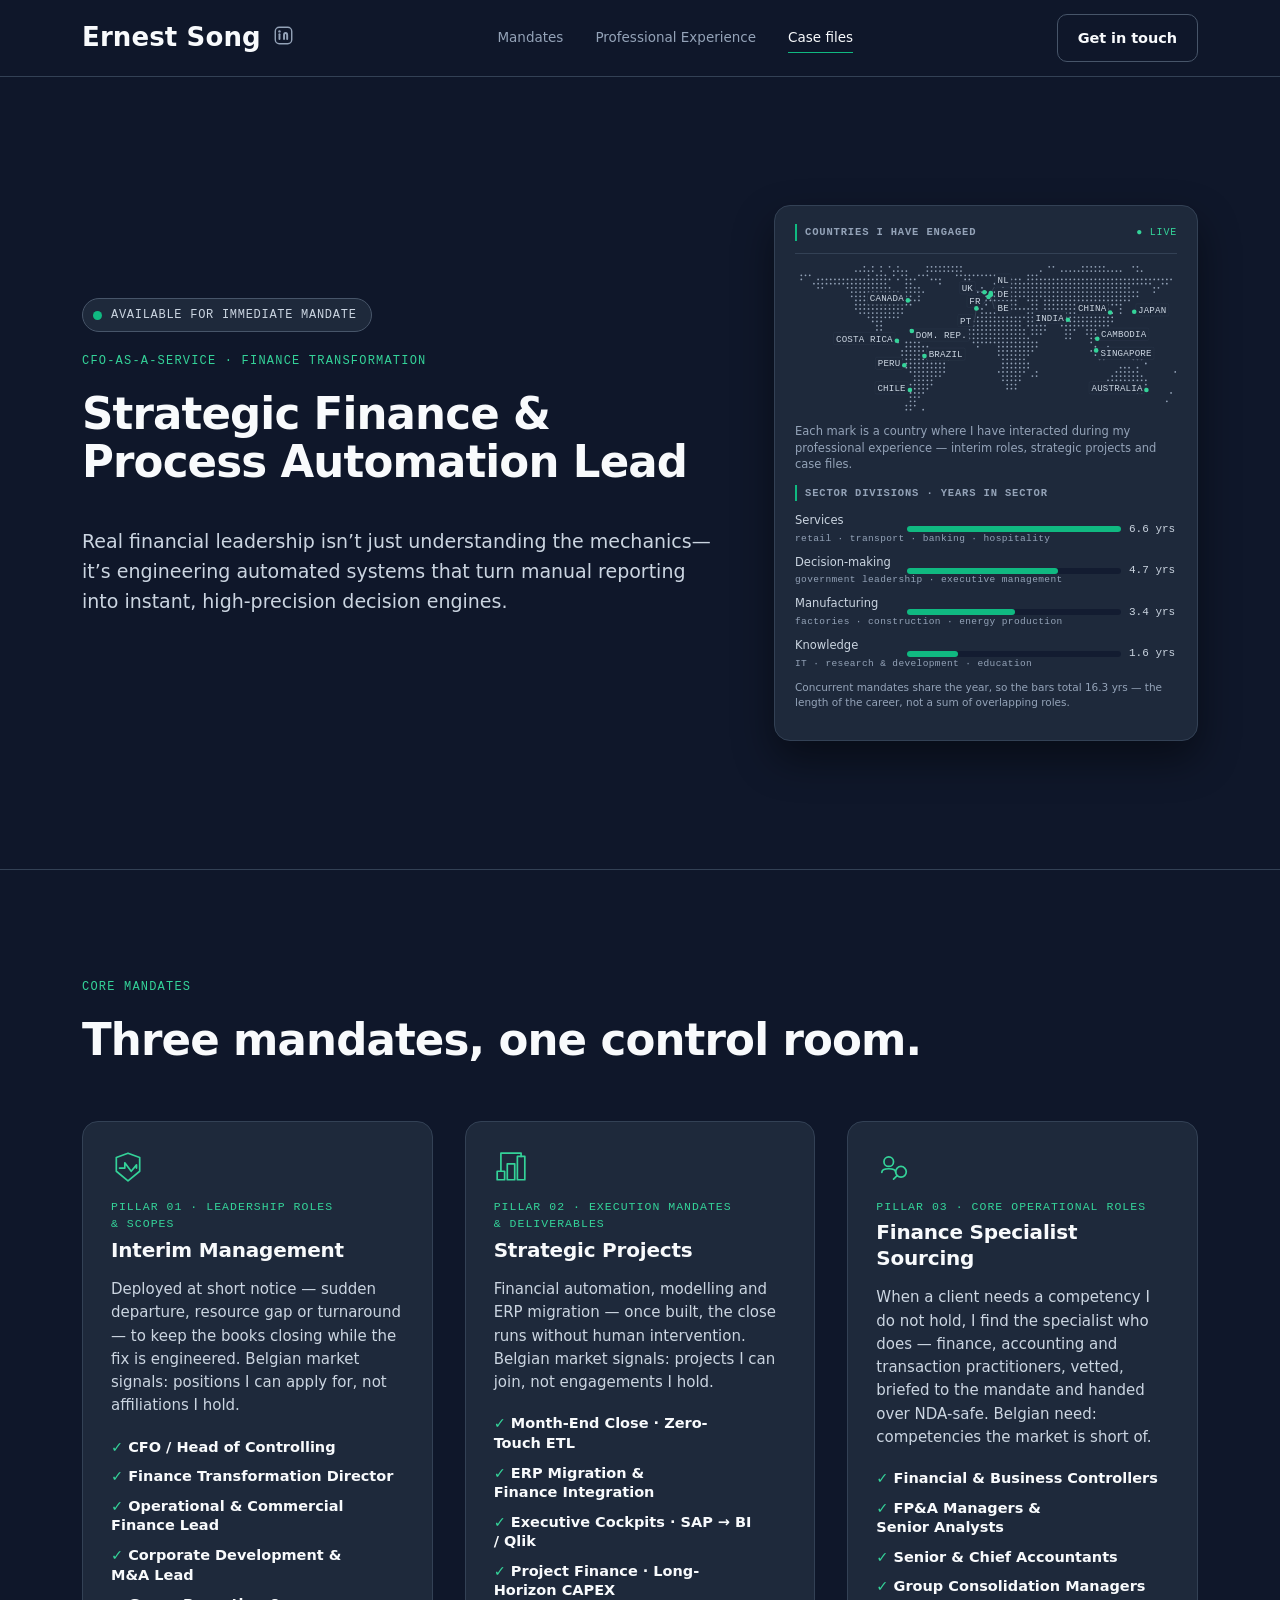
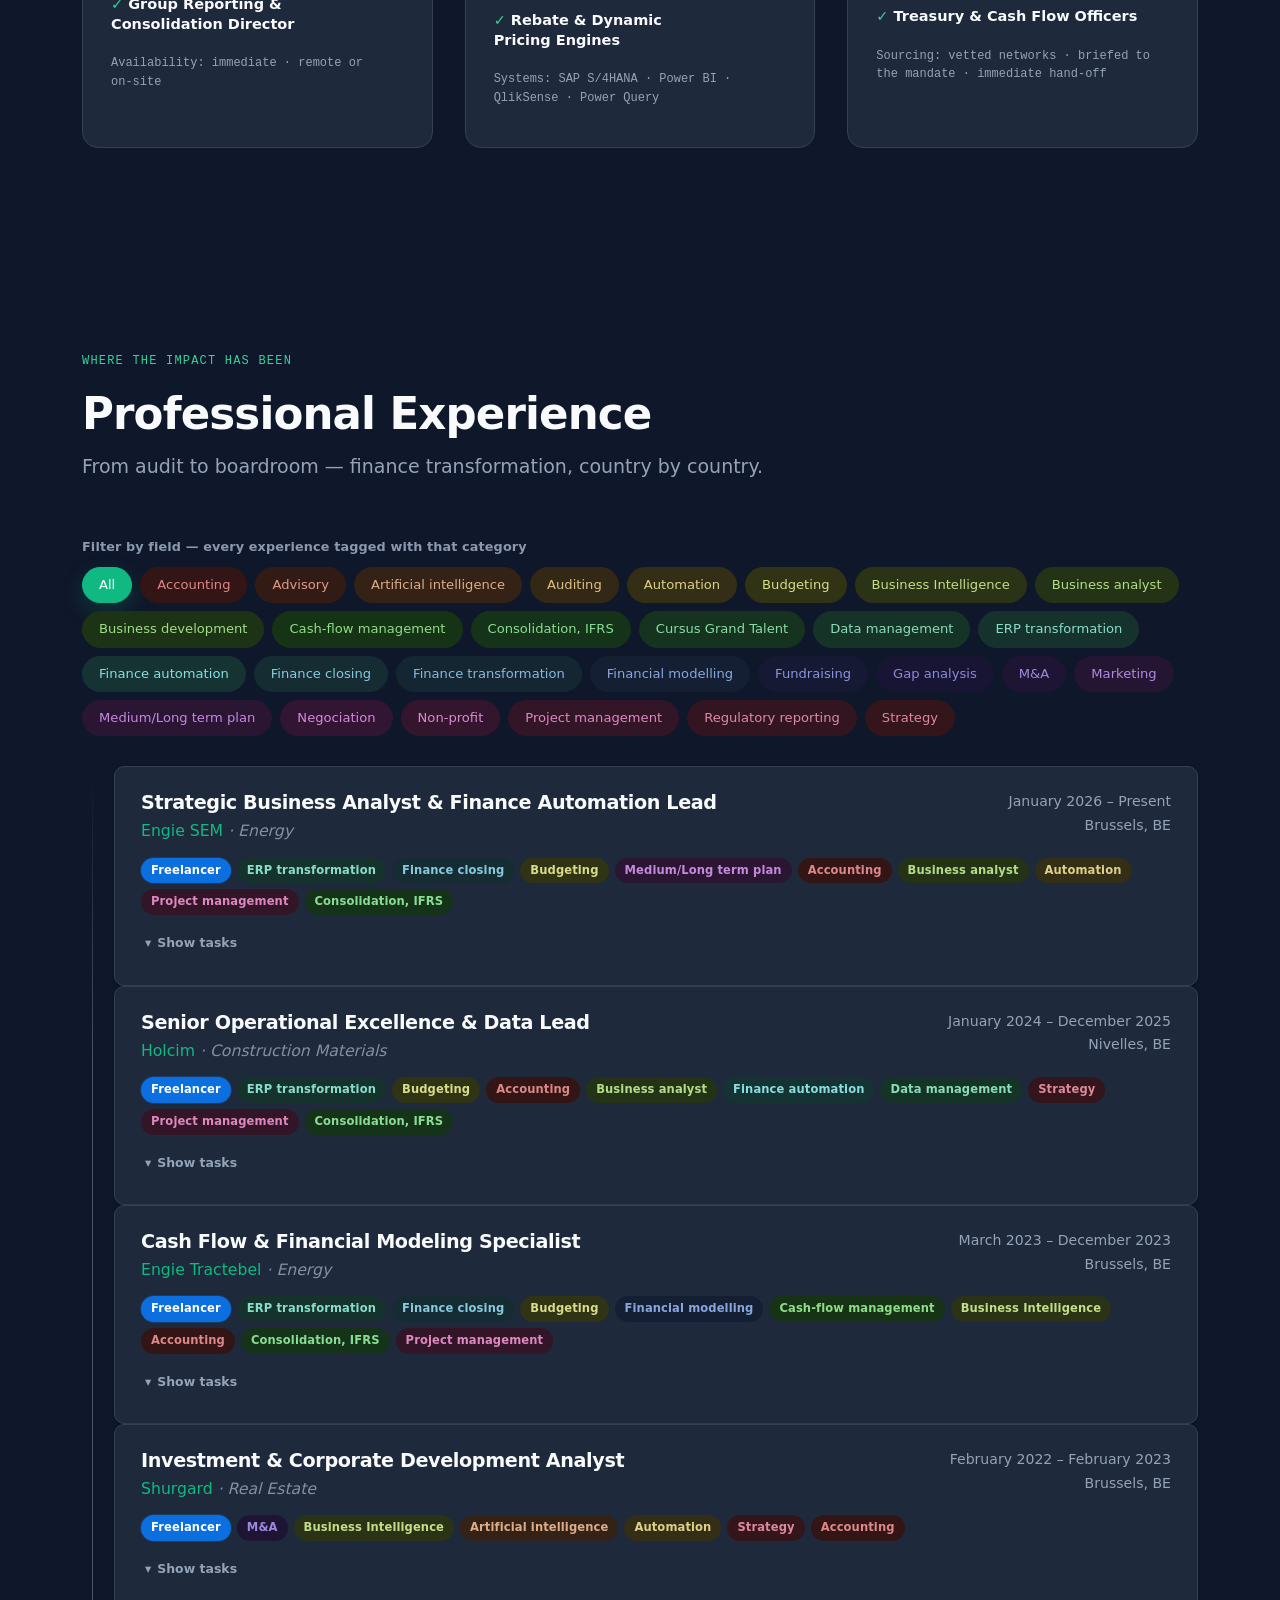
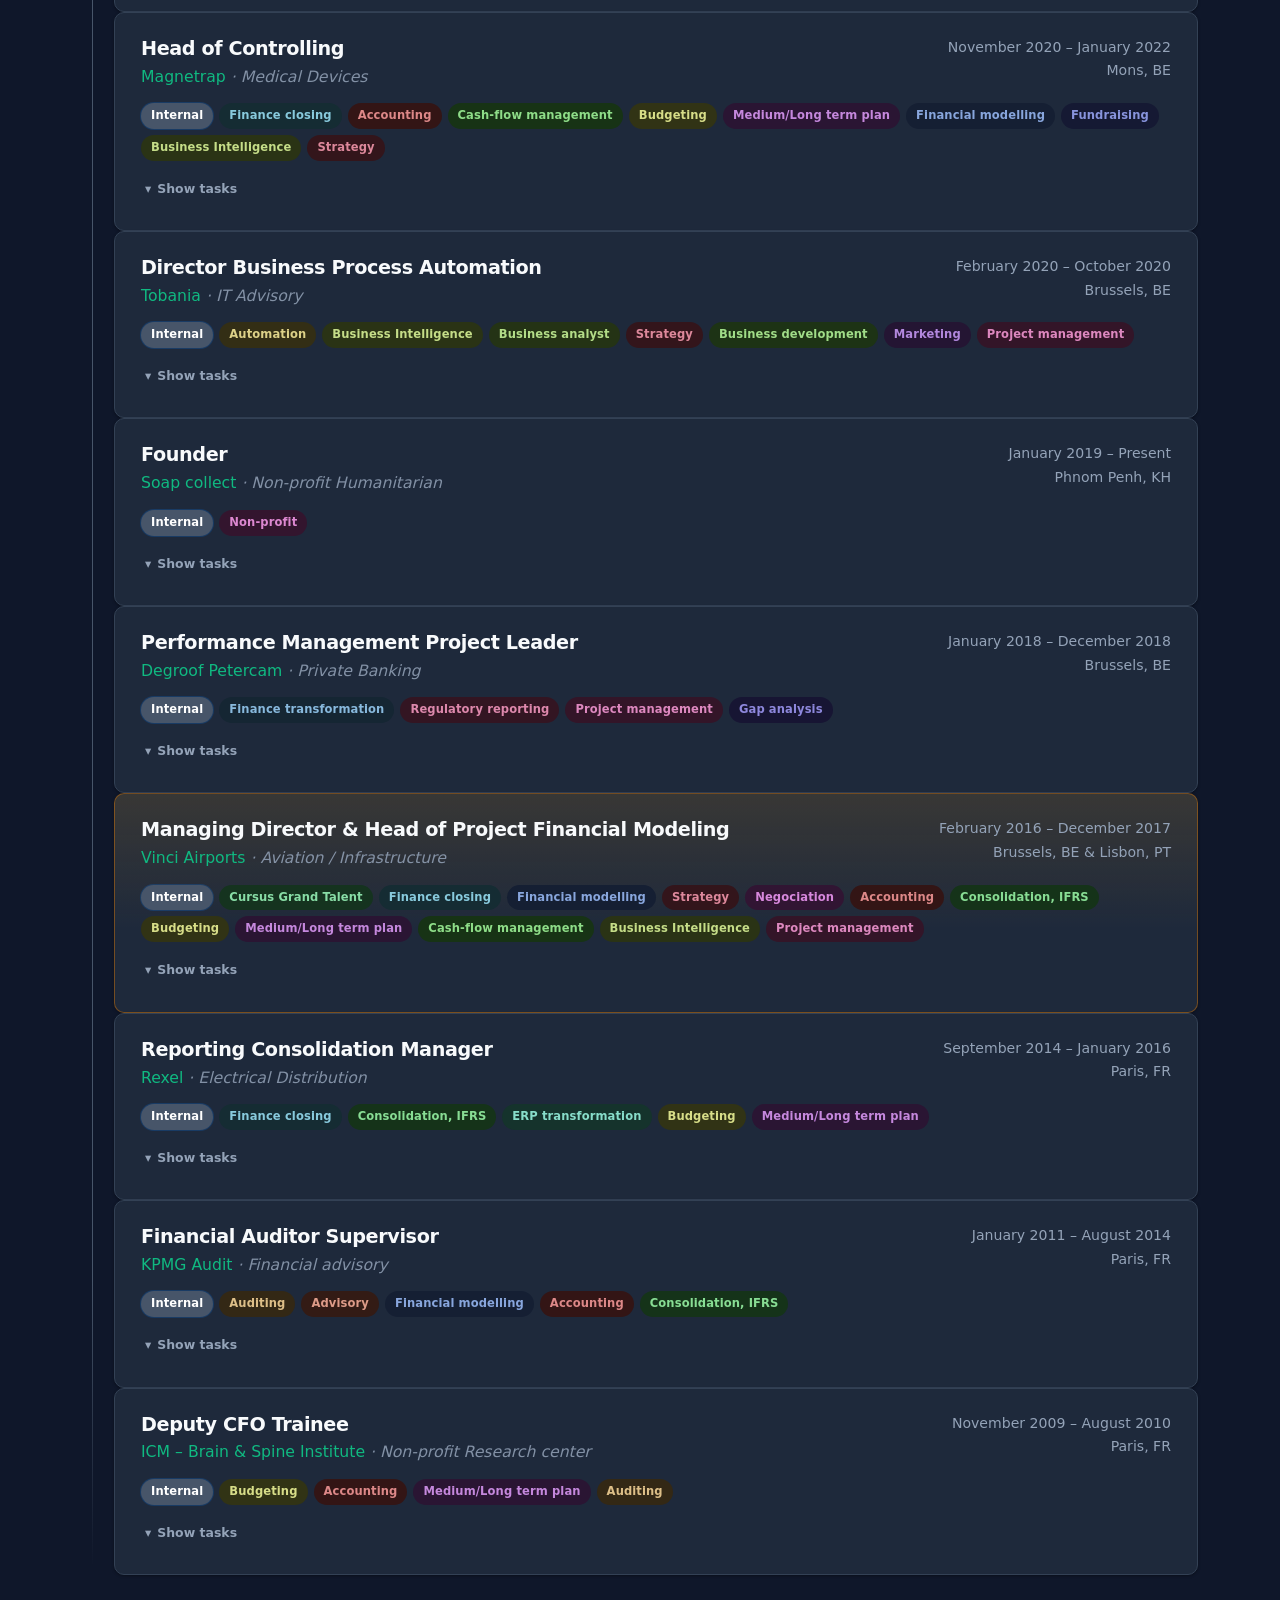
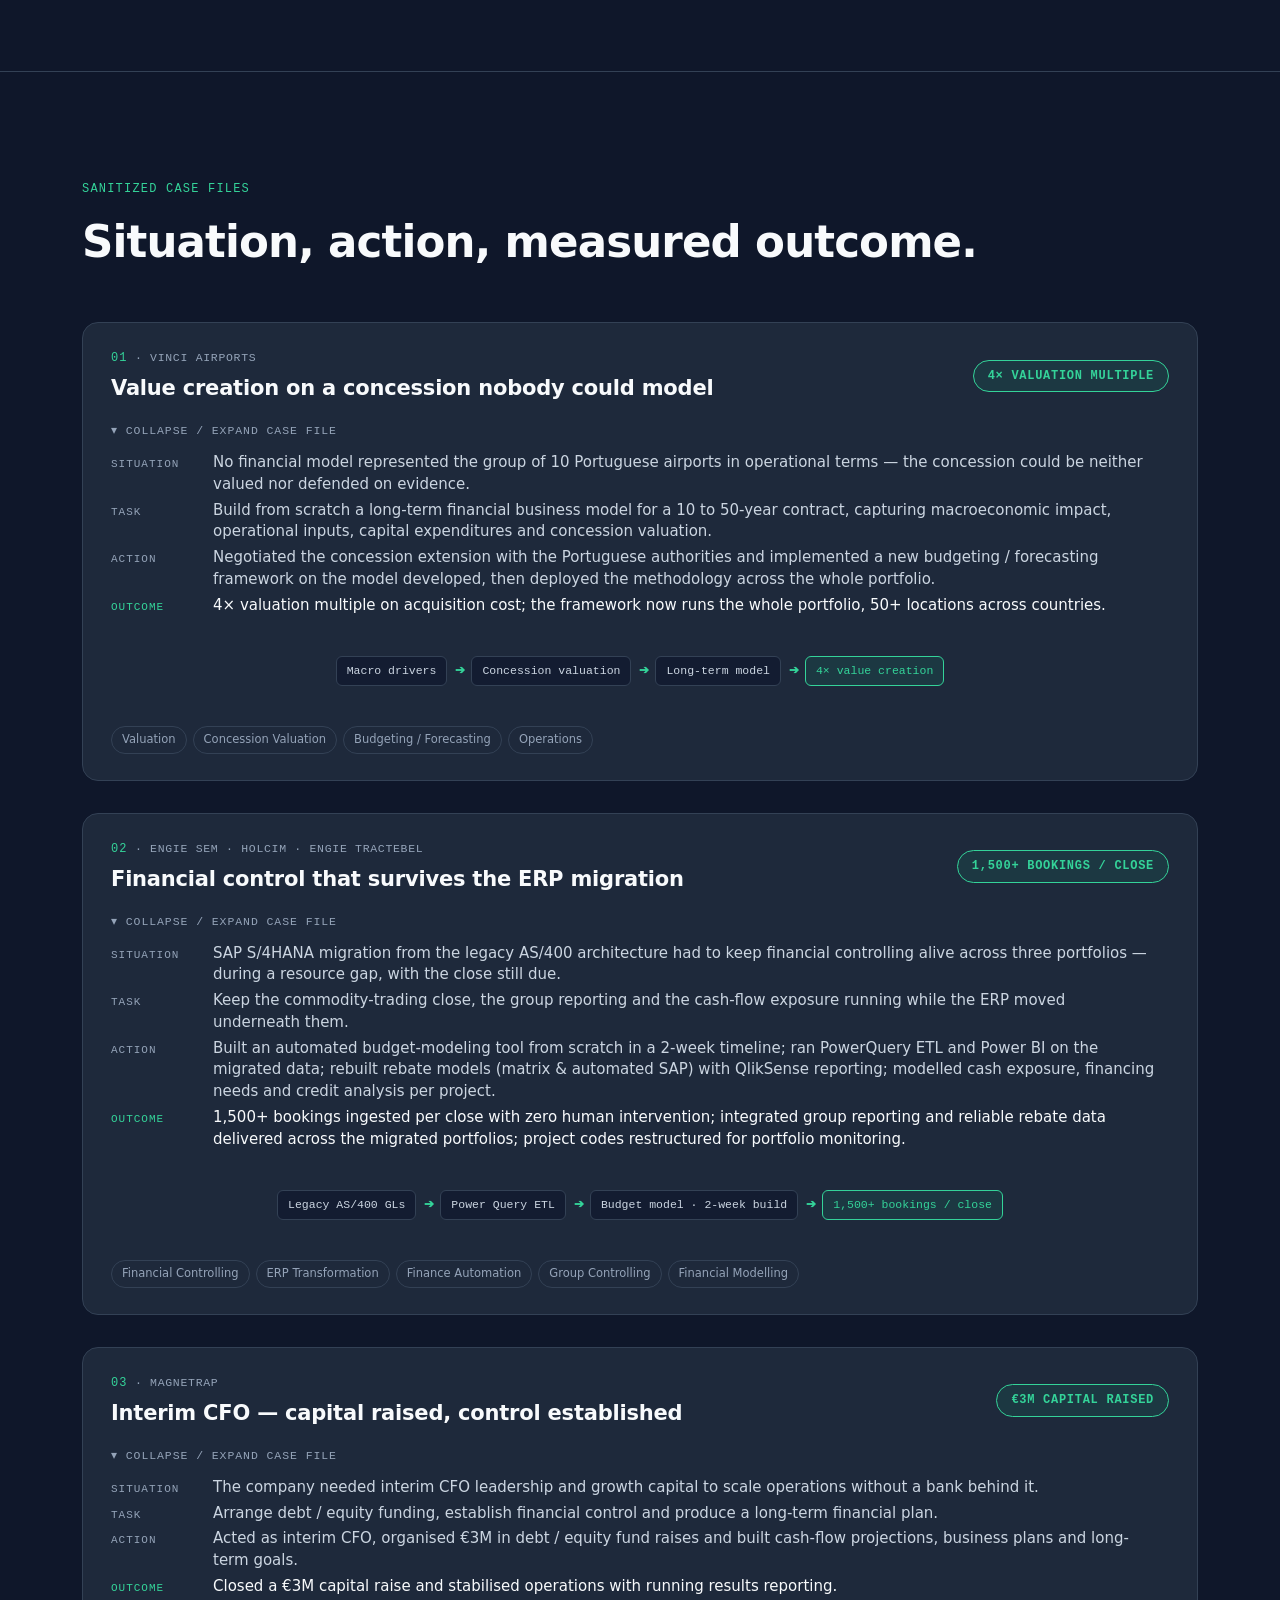
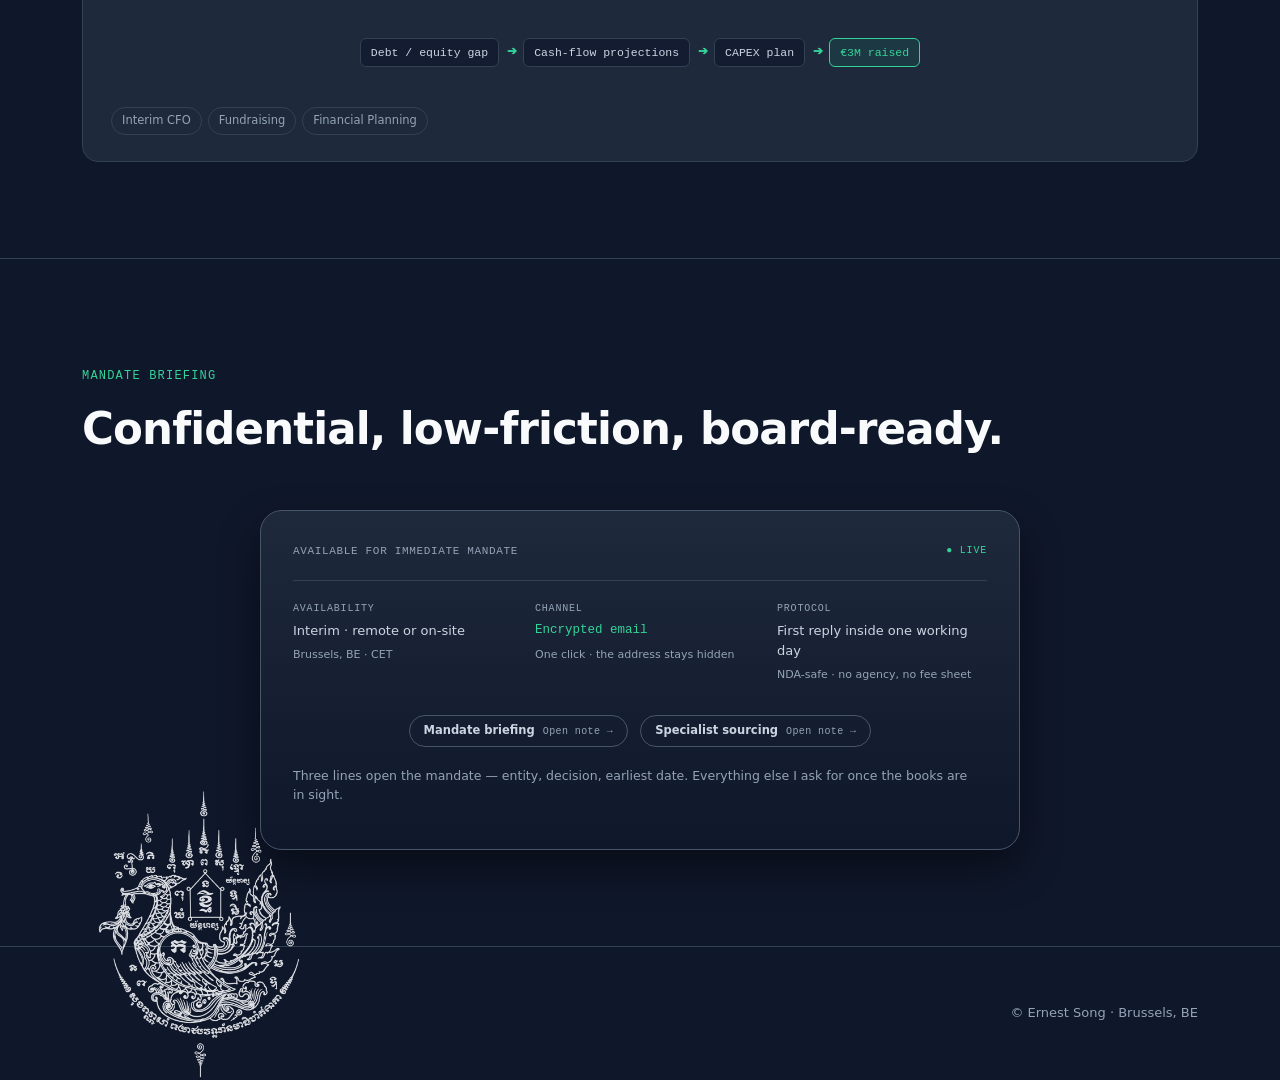
<file: index.html>
<!DOCTYPE html><html lang="en"> <head><meta charset="UTF-8"><meta name="description" content="Real financial leadership isn’t just understanding the mechanics—it’s engineering automated systems that turn manual reporting into instant, high-precision decision engines."><meta name="viewport" content="width=device-width, initial-scale=1"><link rel="icon" href="/favicon.png?v=es" type="image/png"><link rel="apple-touch-icon" href="/apple-touch-icon.png"><meta name="author" content="Ernest SONG"><meta name="theme-color" content="#0F172A"><meta name="color-scheme" content="dark"><meta property="og:type" content="profile"><meta property="og:title" content="Ernest SONG | CFO-As-A-Service · Finance Transformation"><meta property="og:description" content="Real financial leadership isn’t just understanding the mechanics—it’s engineering automated systems that turn manual reporting into instant, high-precision decision engines."><title>Ernest SONG | CFO-As-A-Service · Finance Transformation</title><link rel="stylesheet" href="/astro/index.DGVdY2H-.css"></head> <body> <div id="top" aria-hidden="true"></div> <header class="topnav"> <div class="container topnav-inner"> <div class="logo-lockup"> <a class="logo-link" href="#top" aria-label="Ernest Song, back to top"> <span class="logo">Ernest Song</span> </a> <a class="social-link" href="https://www.linkedin.com/in/ernestsong/" target="_blank" rel="noopener noreferrer" aria-label="LinkedIn profile"> <svg class="social-mark" viewBox="0 0 24 24" fill="none" aria-hidden="true"> <rect x="2.6" y="2.6" width="18.8" height="18.8" rx="4.6" stroke="currentColor" stroke-width="1.6"></rect> <path d="M7.4 10.6 V15.9" stroke="currentColor" stroke-width="2.2" stroke-linecap="round"></path> <circle cx="7.4" cy="7.3" r="1.4" fill="currentColor"></circle> <path d="M12.6 15.9 V11.6 Q12.6 9.2 14.4 9.2 Q16.2 9.2 16.2 11.6 V15.9" stroke="currentColor" stroke-width="2.2" stroke-linecap="round"></path> </svg> </a> </div> <nav> <a href="#services">Mandates</a> <a href="#experience">Professional Experience</a> <a href="#cases">Case files</a> </nav> <a class="btn btn-secondary" href="#contact">Get in touch</a> </div> </header>  <main id="content"> <!-- ============ A · HERO (60/40: copy · cockpit) ============ --> <section class="section hero" id="home"> <div class="container hero-grid"> <div class="hero-copy"> <span class="status-pill"><span class="status-dot"></span>Available for immediate mandate</span> <p class="eyebrow">CFO-As-A-Service · Finance Transformation</p> <h1>Strategic Finance &amp; Process Automation Lead</h1> <p class="lead">Real financial leadership isn’t just understanding the mechanics—it’s engineering automated systems that turn manual reporting into instant, high-precision decision engines.</p> </div> <!-- Compact footprint — dot map + sector bars (summary of #footprint) --> <div class="hero-foot reveal"> <div class="foot-head"> <span class="foot-title">Countries I have engaged</span> <span class="foot-live">● live</span> </div> <svg class="worldmap-mini" viewBox="0 20 1000 395" role="img" aria-label="World map marking the eighteen countries where I have engaged during my professional experience"> <path class="map-land" d="M16.5 49.5h.01M16.5 60.5h.01M27.5 49.5h.01M38.5 49.5h.01M49.5 71.5h.01M60.5 60.5h.01M60.5 71.5h.01M60.5 82.5h.01M71.5 60.5h.01M71.5 71.5h.01M71.5 82.5h.01M71.5 478.5h.01M71.5 489.5h.01M82.5 60.5h.01M82.5 71.5h.01M82.5 478.5h.01M82.5 489.5h.01M93.5 60.5h.01M93.5 71.5h.01M93.5 478.5h.01M93.5 489.5h.01M104.5 60.5h.01M104.5 71.5h.01M104.5 478.5h.01M104.5 489.5h.01M115.5 60.5h.01M115.5 71.5h.01M115.5 478.5h.01M115.5 489.5h.01M126.5 60.5h.01M126.5 71.5h.01M126.5 478.5h.01M126.5 489.5h.01M137.5 60.5h.01M137.5 71.5h.01M137.5 82.5h.01M137.5 478.5h.01M137.5 489.5h.01M148.5 60.5h.01M148.5 71.5h.01M148.5 82.5h.01M148.5 93.5h.01M148.5 104.5h.01M148.5 478.5h.01M148.5 489.5h.01M159.5 38.5h.01M159.5 60.5h.01M159.5 71.5h.01M159.5 82.5h.01M159.5 93.5h.01M159.5 104.5h.01M159.5 115.5h.01M159.5 126.5h.01M159.5 137.5h.01M159.5 478.5h.01M159.5 489.5h.01M170.5 38.5h.01M170.5 60.5h.01M170.5 71.5h.01M170.5 82.5h.01M170.5 93.5h.01M170.5 104.5h.01M170.5 115.5h.01M170.5 126.5h.01M170.5 137.5h.01M170.5 148.5h.01M170.5 478.5h.01M170.5 489.5h.01M181.5 27.5h.01M181.5 38.5h.01M181.5 60.5h.01M181.5 71.5h.01M181.5 82.5h.01M181.5 93.5h.01M181.5 104.5h.01M181.5 115.5h.01M181.5 126.5h.01M181.5 137.5h.01M181.5 148.5h.01M181.5 467.5h.01M181.5 478.5h.01M181.5 489.5h.01M192.5 38.5h.01M192.5 49.5h.01M192.5 60.5h.01M192.5 71.5h.01M192.5 82.5h.01M192.5 93.5h.01M192.5 104.5h.01M192.5 115.5h.01M192.5 126.5h.01M192.5 137.5h.01M192.5 148.5h.01M192.5 159.5h.01M192.5 478.5h.01M192.5 489.5h.01M203.5 27.5h.01M203.5 38.5h.01M203.5 60.5h.01M203.5 71.5h.01M203.5 82.5h.01M203.5 93.5h.01M203.5 104.5h.01M203.5 115.5h.01M203.5 126.5h.01M203.5 137.5h.01M203.5 148.5h.01M203.5 159.5h.01M203.5 170.5h.01M203.5 478.5h.01M203.5 489.5h.01M214.5 49.5h.01M214.5 60.5h.01M214.5 71.5h.01M214.5 82.5h.01M214.5 93.5h.01M214.5 104.5h.01M214.5 115.5h.01M214.5 126.5h.01M214.5 137.5h.01M214.5 148.5h.01M214.5 159.5h.01M214.5 170.5h.01M214.5 181.5h.01M214.5 192.5h.01M214.5 467.5h.01M214.5 478.5h.01M214.5 489.5h.01M225.5 27.5h.01M225.5 38.5h.01M225.5 49.5h.01M225.5 60.5h.01M225.5 71.5h.01M225.5 82.5h.01M225.5 93.5h.01M225.5 104.5h.01M225.5 115.5h.01M225.5 126.5h.01M225.5 137.5h.01M225.5 148.5h.01M225.5 159.5h.01M225.5 170.5h.01M225.5 181.5h.01M225.5 192.5h.01M225.5 467.5h.01M225.5 478.5h.01M225.5 489.5h.01M236.5 16.5h.01M236.5 49.5h.01M236.5 60.5h.01M236.5 71.5h.01M236.5 82.5h.01M236.5 93.5h.01M236.5 104.5h.01M236.5 115.5h.01M236.5 126.5h.01M236.5 137.5h.01M236.5 148.5h.01M236.5 159.5h.01M236.5 467.5h.01M236.5 478.5h.01M236.5 489.5h.01M247.5 16.5h.01M247.5 27.5h.01M247.5 60.5h.01M247.5 82.5h.01M247.5 93.5h.01M247.5 104.5h.01M247.5 115.5h.01M247.5 126.5h.01M247.5 137.5h.01M247.5 148.5h.01M247.5 159.5h.01M247.5 203.5h.01M247.5 467.5h.01M247.5 478.5h.01M247.5 489.5h.01M258.5 16.5h.01M258.5 38.5h.01M258.5 49.5h.01M258.5 93.5h.01M258.5 104.5h.01M258.5 115.5h.01M258.5 126.5h.01M258.5 137.5h.01M258.5 148.5h.01M258.5 159.5h.01M258.5 467.5h.01M258.5 478.5h.01M258.5 489.5h.01M269.5 16.5h.01M269.5 27.5h.01M269.5 38.5h.01M269.5 60.5h.01M269.5 93.5h.01M269.5 104.5h.01M269.5 115.5h.01M269.5 126.5h.01M269.5 137.5h.01M269.5 148.5h.01M269.5 159.5h.01M269.5 225.5h.01M269.5 467.5h.01M269.5 478.5h.01M269.5 489.5h.01M280.5 5.5h.01M280.5 16.5h.01M280.5 38.5h.01M280.5 49.5h.01M280.5 104.5h.01M280.5 115.5h.01M280.5 126.5h.01M280.5 137.5h.01M280.5 148.5h.01M280.5 247.5h.01M280.5 258.5h.01M280.5 269.5h.01M280.5 467.5h.01M280.5 478.5h.01M280.5 489.5h.01M291.5 16.5h.01M291.5 38.5h.01M291.5 49.5h.01M291.5 60.5h.01M291.5 71.5h.01M291.5 82.5h.01M291.5 93.5h.01M291.5 104.5h.01M291.5 115.5h.01M291.5 126.5h.01M291.5 225.5h.01M291.5 236.5h.01M291.5 247.5h.01M291.5 258.5h.01M291.5 269.5h.01M291.5 280.5h.01M291.5 291.5h.01M291.5 390.5h.01M291.5 401.5h.01M291.5 467.5h.01M291.5 478.5h.01M291.5 489.5h.01M302.5 5.5h.01M302.5 60.5h.01M302.5 71.5h.01M302.5 82.5h.01M302.5 93.5h.01M302.5 104.5h.01M302.5 115.5h.01M302.5 126.5h.01M302.5 192.5h.01M302.5 225.5h.01M302.5 236.5h.01M302.5 247.5h.01M302.5 258.5h.01M302.5 269.5h.01M302.5 280.5h.01M302.5 291.5h.01M302.5 302.5h.01M302.5 335.5h.01M302.5 346.5h.01M302.5 357.5h.01M302.5 368.5h.01M302.5 379.5h.01M302.5 390.5h.01M302.5 401.5h.01M302.5 456.5h.01M302.5 467.5h.01M302.5 489.5h.01M313.5 60.5h.01M313.5 82.5h.01M313.5 93.5h.01M313.5 115.5h.01M313.5 225.5h.01M313.5 236.5h.01M313.5 247.5h.01M313.5 258.5h.01M313.5 269.5h.01M313.5 280.5h.01M313.5 291.5h.01M313.5 302.5h.01M313.5 313.5h.01M313.5 324.5h.01M313.5 335.5h.01M313.5 346.5h.01M313.5 357.5h.01M313.5 368.5h.01M313.5 379.5h.01M313.5 390.5h.01M313.5 456.5h.01M313.5 467.5h.01M313.5 489.5h.01M324.5 16.5h.01M324.5 49.5h.01M324.5 82.5h.01M324.5 93.5h.01M324.5 104.5h.01M324.5 115.5h.01M324.5 225.5h.01M324.5 236.5h.01M324.5 247.5h.01M324.5 258.5h.01M324.5 269.5h.01M324.5 280.5h.01M324.5 291.5h.01M324.5 302.5h.01M324.5 313.5h.01M324.5 324.5h.01M324.5 335.5h.01M324.5 346.5h.01M324.5 357.5h.01M324.5 368.5h.01M324.5 456.5h.01M324.5 467.5h.01M335.5 16.5h.01M335.5 49.5h.01M335.5 93.5h.01M335.5 236.5h.01M335.5 247.5h.01M335.5 258.5h.01M335.5 269.5h.01M335.5 280.5h.01M335.5 291.5h.01M335.5 302.5h.01M335.5 313.5h.01M335.5 324.5h.01M335.5 335.5h.01M335.5 346.5h.01M335.5 357.5h.01M335.5 401.5h.01M346.5 16.5h.01M346.5 27.5h.01M346.5 38.5h.01M346.5 49.5h.01M346.5 236.5h.01M346.5 247.5h.01M346.5 258.5h.01M346.5 269.5h.01M346.5 280.5h.01M346.5 291.5h.01M346.5 302.5h.01M346.5 313.5h.01M346.5 324.5h.01M346.5 335.5h.01M346.5 346.5h.01M357.5 16.5h.01M357.5 27.5h.01M357.5 38.5h.01M357.5 60.5h.01M357.5 247.5h.01M357.5 258.5h.01M357.5 269.5h.01M357.5 280.5h.01M357.5 291.5h.01M357.5 302.5h.01M357.5 313.5h.01M357.5 324.5h.01M357.5 335.5h.01M368.5 16.5h.01M368.5 27.5h.01M368.5 38.5h.01M368.5 60.5h.01M368.5 258.5h.01M368.5 269.5h.01M368.5 280.5h.01M368.5 291.5h.01M368.5 302.5h.01M368.5 313.5h.01M379.5 5.5h.01M379.5 16.5h.01M379.5 27.5h.01M379.5 38.5h.01M379.5 60.5h.01M379.5 71.5h.01M379.5 258.5h.01M379.5 269.5h.01M379.5 280.5h.01M379.5 291.5h.01M379.5 302.5h.01M379.5 313.5h.01M390.5 5.5h.01M390.5 16.5h.01M390.5 27.5h.01M390.5 38.5h.01M390.5 269.5h.01M390.5 280.5h.01M390.5 291.5h.01M390.5 302.5h.01M390.5 489.5h.01M401.5 5.5h.01M401.5 16.5h.01M401.5 27.5h.01M401.5 38.5h.01M401.5 269.5h.01M401.5 489.5h.01M412.5 5.5h.01M412.5 16.5h.01M412.5 27.5h.01M412.5 38.5h.01M412.5 478.5h.01M412.5 489.5h.01M423.5 5.5h.01M423.5 16.5h.01M423.5 27.5h.01M423.5 38.5h.01M423.5 49.5h.01M423.5 478.5h.01M423.5 489.5h.01M434.5 16.5h.01M434.5 27.5h.01M434.5 38.5h.01M434.5 49.5h.01M434.5 478.5h.01M434.5 489.5h.01M445.5 16.5h.01M445.5 49.5h.01M445.5 60.5h.01M445.5 478.5h.01M445.5 489.5h.01M456.5 49.5h.01M456.5 60.5h.01M456.5 181.5h.01M456.5 192.5h.01M456.5 203.5h.01M456.5 214.5h.01M456.5 467.5h.01M456.5 478.5h.01M456.5 489.5h.01M467.5 49.5h.01M467.5 170.5h.01M467.5 181.5h.01M467.5 192.5h.01M467.5 203.5h.01M467.5 214.5h.01M467.5 225.5h.01M467.5 467.5h.01M467.5 478.5h.01M467.5 489.5h.01M478.5 49.5h.01M478.5 93.5h.01M478.5 126.5h.01M478.5 137.5h.01M478.5 159.5h.01M478.5 170.5h.01M478.5 181.5h.01M478.5 192.5h.01M478.5 203.5h.01M478.5 214.5h.01M478.5 225.5h.01M478.5 236.5h.01M478.5 467.5h.01M478.5 478.5h.01M478.5 489.5h.01M489.5 49.5h.01M489.5 82.5h.01M489.5 93.5h.01M489.5 126.5h.01M489.5 137.5h.01M489.5 148.5h.01M489.5 159.5h.01M489.5 170.5h.01M489.5 181.5h.01M489.5 192.5h.01M489.5 203.5h.01M489.5 214.5h.01M489.5 225.5h.01M489.5 467.5h.01M489.5 478.5h.01M489.5 489.5h.01M500.5 49.5h.01M500.5 93.5h.01M500.5 104.5h.01M500.5 115.5h.01M500.5 126.5h.01M500.5 148.5h.01M500.5 159.5h.01M500.5 170.5h.01M500.5 181.5h.01M500.5 192.5h.01M500.5 203.5h.01M500.5 214.5h.01M500.5 225.5h.01M500.5 467.5h.01M500.5 478.5h.01M500.5 489.5h.01M511.5 49.5h.01M511.5 104.5h.01M511.5 115.5h.01M511.5 148.5h.01M511.5 159.5h.01M511.5 170.5h.01M511.5 181.5h.01M511.5 192.5h.01M511.5 203.5h.01M511.5 214.5h.01M511.5 225.5h.01M511.5 467.5h.01M511.5 478.5h.01M511.5 489.5h.01M522.5 49.5h.01M522.5 71.5h.01M522.5 93.5h.01M522.5 104.5h.01M522.5 115.5h.01M522.5 148.5h.01M522.5 159.5h.01M522.5 170.5h.01M522.5 181.5h.01M522.5 192.5h.01M522.5 203.5h.01M522.5 214.5h.01M522.5 225.5h.01M522.5 456.5h.01M522.5 467.5h.01M522.5 478.5h.01M522.5 489.5h.01M533.5 16.5h.01M533.5 49.5h.01M533.5 60.5h.01M533.5 71.5h.01M533.5 93.5h.01M533.5 104.5h.01M533.5 115.5h.01M533.5 126.5h.01M533.5 159.5h.01M533.5 170.5h.01M533.5 181.5h.01M533.5 192.5h.01M533.5 203.5h.01M533.5 214.5h.01M533.5 225.5h.01M533.5 236.5h.01M533.5 247.5h.01M533.5 258.5h.01M533.5 302.5h.01M533.5 467.5h.01M533.5 478.5h.01M533.5 489.5h.01M544.5 16.5h.01M544.5 60.5h.01M544.5 71.5h.01M544.5 82.5h.01M544.5 93.5h.01M544.5 104.5h.01M544.5 115.5h.01M544.5 137.5h.01M544.5 159.5h.01M544.5 170.5h.01M544.5 181.5h.01M544.5 192.5h.01M544.5 203.5h.01M544.5 214.5h.01M544.5 225.5h.01M544.5 236.5h.01M544.5 247.5h.01M544.5 258.5h.01M544.5 269.5h.01M544.5 280.5h.01M544.5 291.5h.01M544.5 302.5h.01M544.5 313.5h.01M544.5 324.5h.01M544.5 456.5h.01M544.5 467.5h.01M544.5 478.5h.01M544.5 489.5h.01M555.5 60.5h.01M555.5 93.5h.01M555.5 104.5h.01M555.5 115.5h.01M555.5 126.5h.01M555.5 159.5h.01M555.5 170.5h.01M555.5 181.5h.01M555.5 192.5h.01M555.5 203.5h.01M555.5 214.5h.01M555.5 225.5h.01M555.5 236.5h.01M555.5 247.5h.01M555.5 258.5h.01M555.5 269.5h.01M555.5 280.5h.01M555.5 291.5h.01M555.5 302.5h.01M555.5 313.5h.01M555.5 324.5h.01M555.5 335.5h.01M555.5 346.5h.01M555.5 456.5h.01M555.5 467.5h.01M555.5 478.5h.01M555.5 489.5h.01M566.5 60.5h.01M566.5 71.5h.01M566.5 82.5h.01M566.5 93.5h.01M566.5 104.5h.01M566.5 115.5h.01M566.5 126.5h.01M566.5 137.5h.01M566.5 159.5h.01M566.5 170.5h.01M566.5 181.5h.01M566.5 192.5h.01M566.5 203.5h.01M566.5 214.5h.01M566.5 225.5h.01M566.5 236.5h.01M566.5 247.5h.01M566.5 258.5h.01M566.5 269.5h.01M566.5 280.5h.01M566.5 291.5h.01M566.5 302.5h.01M566.5 313.5h.01M566.5 324.5h.01M566.5 335.5h.01M566.5 346.5h.01M566.5 467.5h.01M566.5 478.5h.01M566.5 489.5h.01M577.5 60.5h.01M577.5 71.5h.01M577.5 82.5h.01M577.5 93.5h.01M577.5 104.5h.01M577.5 115.5h.01M577.5 126.5h.01M577.5 137.5h.01M577.5 159.5h.01M577.5 170.5h.01M577.5 181.5h.01M577.5 192.5h.01M577.5 203.5h.01M577.5 214.5h.01M577.5 225.5h.01M577.5 236.5h.01M577.5 247.5h.01M577.5 258.5h.01M577.5 269.5h.01M577.5 280.5h.01M577.5 291.5h.01M577.5 302.5h.01M577.5 313.5h.01M577.5 324.5h.01M577.5 335.5h.01M577.5 346.5h.01M577.5 467.5h.01M577.5 478.5h.01M577.5 489.5h.01M588.5 60.5h.01M588.5 71.5h.01M588.5 82.5h.01M588.5 93.5h.01M588.5 104.5h.01M588.5 137.5h.01M588.5 159.5h.01M588.5 170.5h.01M588.5 181.5h.01M588.5 192.5h.01M588.5 203.5h.01M588.5 214.5h.01M588.5 225.5h.01M588.5 236.5h.01M588.5 247.5h.01M588.5 258.5h.01M588.5 269.5h.01M588.5 280.5h.01M588.5 291.5h.01M588.5 302.5h.01M588.5 313.5h.01M588.5 324.5h.01M588.5 456.5h.01M588.5 467.5h.01M588.5 478.5h.01M588.5 489.5h.01M599.5 71.5h.01M599.5 82.5h.01M599.5 93.5h.01M599.5 104.5h.01M599.5 137.5h.01M599.5 159.5h.01M599.5 192.5h.01M599.5 203.5h.01M599.5 214.5h.01M599.5 225.5h.01M599.5 236.5h.01M599.5 247.5h.01M599.5 258.5h.01M599.5 269.5h.01M599.5 280.5h.01M599.5 291.5h.01M599.5 302.5h.01M599.5 456.5h.01M599.5 467.5h.01M599.5 478.5h.01M599.5 489.5h.01M610.5 49.5h.01M610.5 60.5h.01M610.5 71.5h.01M610.5 82.5h.01M610.5 93.5h.01M610.5 104.5h.01M610.5 115.5h.01M610.5 137.5h.01M610.5 148.5h.01M610.5 159.5h.01M610.5 170.5h.01M610.5 181.5h.01M610.5 214.5h.01M610.5 225.5h.01M610.5 236.5h.01M610.5 247.5h.01M610.5 258.5h.01M610.5 280.5h.01M610.5 291.5h.01M610.5 456.5h.01M610.5 467.5h.01M610.5 478.5h.01M610.5 489.5h.01M621.5 49.5h.01M621.5 60.5h.01M621.5 71.5h.01M621.5 82.5h.01M621.5 93.5h.01M621.5 104.5h.01M621.5 115.5h.01M621.5 126.5h.01M621.5 137.5h.01M621.5 148.5h.01M621.5 159.5h.01M621.5 170.5h.01M621.5 181.5h.01M621.5 192.5h.01M621.5 203.5h.01M621.5 225.5h.01M621.5 236.5h.01M621.5 247.5h.01M621.5 313.5h.01M621.5 456.5h.01M621.5 467.5h.01M621.5 478.5h.01M621.5 489.5h.01M632.5 49.5h.01M632.5 60.5h.01M632.5 71.5h.01M632.5 82.5h.01M632.5 93.5h.01M632.5 104.5h.01M632.5 115.5h.01M632.5 126.5h.01M632.5 137.5h.01M632.5 148.5h.01M632.5 159.5h.01M632.5 170.5h.01M632.5 181.5h.01M632.5 192.5h.01M632.5 203.5h.01M632.5 225.5h.01M632.5 236.5h.01M632.5 302.5h.01M632.5 313.5h.01M632.5 456.5h.01M632.5 467.5h.01M632.5 478.5h.01M632.5 489.5h.01M643.5 38.5h.01M643.5 60.5h.01M643.5 71.5h.01M643.5 82.5h.01M643.5 93.5h.01M643.5 104.5h.01M643.5 148.5h.01M643.5 159.5h.01M643.5 181.5h.01M643.5 192.5h.01M643.5 203.5h.01M643.5 445.5h.01M643.5 456.5h.01M643.5 467.5h.01M643.5 478.5h.01M643.5 489.5h.01M654.5 60.5h.01M654.5 71.5h.01M654.5 82.5h.01M654.5 93.5h.01M654.5 104.5h.01M654.5 115.5h.01M654.5 126.5h.01M654.5 137.5h.01M654.5 148.5h.01M654.5 159.5h.01M654.5 170.5h.01M654.5 181.5h.01M654.5 192.5h.01M654.5 445.5h.01M654.5 456.5h.01M654.5 467.5h.01M654.5 478.5h.01M654.5 489.5h.01M665.5 27.5h.01M665.5 60.5h.01M665.5 71.5h.01M665.5 82.5h.01M665.5 93.5h.01M665.5 104.5h.01M665.5 115.5h.01M665.5 126.5h.01M665.5 137.5h.01M665.5 148.5h.01M665.5 159.5h.01M665.5 170.5h.01M665.5 456.5h.01M665.5 467.5h.01M665.5 478.5h.01M665.5 489.5h.01M676.5 27.5h.01M676.5 60.5h.01M676.5 71.5h.01M676.5 82.5h.01M676.5 93.5h.01M676.5 104.5h.01M676.5 115.5h.01M676.5 126.5h.01M676.5 137.5h.01M676.5 148.5h.01M676.5 159.5h.01M676.5 170.5h.01M676.5 456.5h.01M676.5 467.5h.01M676.5 478.5h.01M676.5 489.5h.01M687.5 60.5h.01M687.5 71.5h.01M687.5 82.5h.01M687.5 93.5h.01M687.5 104.5h.01M687.5 115.5h.01M687.5 126.5h.01M687.5 137.5h.01M687.5 148.5h.01M687.5 159.5h.01M687.5 170.5h.01M687.5 456.5h.01M687.5 467.5h.01M687.5 478.5h.01M687.5 489.5h.01M698.5 38.5h.01M698.5 60.5h.01M698.5 71.5h.01M698.5 82.5h.01M698.5 93.5h.01M698.5 104.5h.01M698.5 115.5h.01M698.5 126.5h.01M698.5 137.5h.01M698.5 148.5h.01M698.5 159.5h.01M698.5 170.5h.01M698.5 181.5h.01M698.5 467.5h.01M698.5 478.5h.01M698.5 489.5h.01M709.5 38.5h.01M709.5 60.5h.01M709.5 71.5h.01M709.5 82.5h.01M709.5 93.5h.01M709.5 104.5h.01M709.5 115.5h.01M709.5 126.5h.01M709.5 137.5h.01M709.5 148.5h.01M709.5 159.5h.01M709.5 170.5h.01M709.5 181.5h.01M709.5 192.5h.01M709.5 203.5h.01M709.5 214.5h.01M709.5 456.5h.01M709.5 467.5h.01M709.5 478.5h.01M709.5 489.5h.01M720.5 38.5h.01M720.5 60.5h.01M720.5 71.5h.01M720.5 82.5h.01M720.5 93.5h.01M720.5 104.5h.01M720.5 115.5h.01M720.5 126.5h.01M720.5 137.5h.01M720.5 148.5h.01M720.5 159.5h.01M720.5 170.5h.01M720.5 181.5h.01M720.5 192.5h.01M720.5 203.5h.01M720.5 214.5h.01M720.5 456.5h.01M720.5 467.5h.01M720.5 478.5h.01M720.5 489.5h.01M731.5 38.5h.01M731.5 60.5h.01M731.5 71.5h.01M731.5 82.5h.01M731.5 93.5h.01M731.5 104.5h.01M731.5 115.5h.01M731.5 126.5h.01M731.5 137.5h.01M731.5 148.5h.01M731.5 159.5h.01M731.5 170.5h.01M731.5 181.5h.01M731.5 192.5h.01M731.5 456.5h.01M731.5 467.5h.01M731.5 478.5h.01M731.5 489.5h.01M742.5 38.5h.01M742.5 60.5h.01M742.5 71.5h.01M742.5 82.5h.01M742.5 93.5h.01M742.5 104.5h.01M742.5 115.5h.01M742.5 126.5h.01M742.5 137.5h.01M742.5 148.5h.01M742.5 159.5h.01M742.5 170.5h.01M742.5 181.5h.01M742.5 456.5h.01M742.5 467.5h.01M742.5 478.5h.01M742.5 489.5h.01M753.5 27.5h.01M753.5 38.5h.01M753.5 60.5h.01M753.5 71.5h.01M753.5 82.5h.01M753.5 93.5h.01M753.5 104.5h.01M753.5 115.5h.01M753.5 126.5h.01M753.5 137.5h.01M753.5 148.5h.01M753.5 159.5h.01M753.5 170.5h.01M753.5 181.5h.01M753.5 456.5h.01M753.5 467.5h.01M753.5 478.5h.01M753.5 489.5h.01M764.5 16.5h.01M764.5 27.5h.01M764.5 38.5h.01M764.5 60.5h.01M764.5 71.5h.01M764.5 82.5h.01M764.5 93.5h.01M764.5 104.5h.01M764.5 115.5h.01M764.5 126.5h.01M764.5 137.5h.01M764.5 148.5h.01M764.5 159.5h.01M764.5 170.5h.01M764.5 181.5h.01M764.5 192.5h.01M764.5 203.5h.01M764.5 456.5h.01M764.5 467.5h.01M764.5 478.5h.01M764.5 489.5h.01M775.5 16.5h.01M775.5 27.5h.01M775.5 38.5h.01M775.5 60.5h.01M775.5 71.5h.01M775.5 82.5h.01M775.5 93.5h.01M775.5 104.5h.01M775.5 115.5h.01M775.5 126.5h.01M775.5 137.5h.01M775.5 148.5h.01M775.5 159.5h.01M775.5 170.5h.01M775.5 181.5h.01M775.5 192.5h.01M775.5 203.5h.01M775.5 214.5h.01M775.5 225.5h.01M775.5 247.5h.01M775.5 456.5h.01M775.5 467.5h.01M775.5 478.5h.01M775.5 489.5h.01M786.5 27.5h.01M786.5 38.5h.01M786.5 60.5h.01M786.5 71.5h.01M786.5 82.5h.01M786.5 93.5h.01M786.5 104.5h.01M786.5 115.5h.01M786.5 126.5h.01M786.5 137.5h.01M786.5 148.5h.01M786.5 159.5h.01M786.5 170.5h.01M786.5 181.5h.01M786.5 192.5h.01M786.5 203.5h.01M786.5 214.5h.01M786.5 236.5h.01M786.5 258.5h.01M786.5 445.5h.01M786.5 456.5h.01M786.5 467.5h.01M786.5 478.5h.01M786.5 489.5h.01M797.5 27.5h.01M797.5 38.5h.01M797.5 60.5h.01M797.5 71.5h.01M797.5 82.5h.01M797.5 93.5h.01M797.5 104.5h.01M797.5 115.5h.01M797.5 126.5h.01M797.5 137.5h.01M797.5 148.5h.01M797.5 159.5h.01M797.5 170.5h.01M797.5 181.5h.01M797.5 203.5h.01M797.5 214.5h.01M797.5 269.5h.01M797.5 456.5h.01M797.5 467.5h.01M797.5 478.5h.01M797.5 489.5h.01M808.5 27.5h.01M808.5 38.5h.01M808.5 60.5h.01M808.5 71.5h.01M808.5 82.5h.01M808.5 93.5h.01M808.5 104.5h.01M808.5 115.5h.01M808.5 126.5h.01M808.5 137.5h.01M808.5 148.5h.01M808.5 159.5h.01M808.5 170.5h.01M808.5 181.5h.01M808.5 247.5h.01M808.5 258.5h.01M808.5 269.5h.01M808.5 445.5h.01M808.5 456.5h.01M808.5 467.5h.01M808.5 478.5h.01M808.5 489.5h.01M819.5 38.5h.01M819.5 60.5h.01M819.5 71.5h.01M819.5 82.5h.01M819.5 93.5h.01M819.5 104.5h.01M819.5 115.5h.01M819.5 126.5h.01M819.5 137.5h.01M819.5 148.5h.01M819.5 159.5h.01M819.5 170.5h.01M819.5 181.5h.01M819.5 236.5h.01M819.5 247.5h.01M819.5 258.5h.01M819.5 324.5h.01M819.5 335.5h.01M819.5 445.5h.01M819.5 456.5h.01M819.5 467.5h.01M819.5 478.5h.01M819.5 489.5h.01M830.5 38.5h.01M830.5 60.5h.01M830.5 71.5h.01M830.5 82.5h.01M830.5 93.5h.01M830.5 104.5h.01M830.5 115.5h.01M830.5 126.5h.01M830.5 148.5h.01M830.5 159.5h.01M830.5 170.5h.01M830.5 258.5h.01M830.5 313.5h.01M830.5 324.5h.01M830.5 335.5h.01M830.5 346.5h.01M830.5 456.5h.01M830.5 467.5h.01M830.5 478.5h.01M830.5 489.5h.01M841.5 38.5h.01M841.5 60.5h.01M841.5 71.5h.01M841.5 82.5h.01M841.5 93.5h.01M841.5 104.5h.01M841.5 115.5h.01M841.5 126.5h.01M841.5 247.5h.01M841.5 302.5h.01M841.5 313.5h.01M841.5 324.5h.01M841.5 335.5h.01M841.5 346.5h.01M841.5 456.5h.01M841.5 467.5h.01M841.5 478.5h.01M841.5 489.5h.01M852.5 38.5h.01M852.5 60.5h.01M852.5 71.5h.01M852.5 82.5h.01M852.5 93.5h.01M852.5 104.5h.01M852.5 115.5h.01M852.5 126.5h.01M852.5 137.5h.01M852.5 148.5h.01M852.5 291.5h.01M852.5 302.5h.01M852.5 313.5h.01M852.5 324.5h.01M852.5 335.5h.01M852.5 456.5h.01M852.5 467.5h.01M852.5 478.5h.01M852.5 489.5h.01M863.5 60.5h.01M863.5 71.5h.01M863.5 82.5h.01M863.5 93.5h.01M863.5 104.5h.01M863.5 115.5h.01M863.5 291.5h.01M863.5 302.5h.01M863.5 313.5h.01M863.5 324.5h.01M863.5 335.5h.01M863.5 445.5h.01M863.5 456.5h.01M863.5 467.5h.01M863.5 478.5h.01M863.5 489.5h.01M874.5 60.5h.01M874.5 71.5h.01M874.5 82.5h.01M874.5 93.5h.01M874.5 104.5h.01M874.5 115.5h.01M874.5 291.5h.01M874.5 302.5h.01M874.5 313.5h.01M874.5 324.5h.01M874.5 335.5h.01M874.5 346.5h.01M874.5 445.5h.01M874.5 456.5h.01M874.5 467.5h.01M874.5 478.5h.01M874.5 489.5h.01M885.5 27.5h.01M885.5 60.5h.01M885.5 71.5h.01M885.5 93.5h.01M885.5 104.5h.01M885.5 258.5h.01M885.5 269.5h.01M885.5 302.5h.01M885.5 313.5h.01M885.5 324.5h.01M885.5 335.5h.01M885.5 346.5h.01M885.5 456.5h.01M885.5 467.5h.01M885.5 478.5h.01M885.5 489.5h.01M896.5 27.5h.01M896.5 38.5h.01M896.5 60.5h.01M896.5 71.5h.01M896.5 93.5h.01M896.5 104.5h.01M896.5 269.5h.01M896.5 291.5h.01M896.5 302.5h.01M896.5 313.5h.01M896.5 324.5h.01M896.5 335.5h.01M896.5 346.5h.01M896.5 357.5h.01M896.5 456.5h.01M896.5 467.5h.01M896.5 478.5h.01M896.5 489.5h.01M907.5 38.5h.01M907.5 60.5h.01M907.5 71.5h.01M907.5 269.5h.01M907.5 313.5h.01M907.5 324.5h.01M907.5 335.5h.01M907.5 346.5h.01M907.5 357.5h.01M907.5 456.5h.01M907.5 467.5h.01M907.5 478.5h.01M907.5 489.5h.01M918.5 60.5h.01M918.5 71.5h.01M918.5 280.5h.01M918.5 324.5h.01M918.5 335.5h.01M918.5 346.5h.01M918.5 456.5h.01M918.5 467.5h.01M918.5 478.5h.01M918.5 489.5h.01M929.5 60.5h.01M929.5 71.5h.01M929.5 456.5h.01M929.5 467.5h.01M929.5 478.5h.01M929.5 489.5h.01M940.5 60.5h.01M940.5 82.5h.01M940.5 93.5h.01M940.5 456.5h.01M940.5 467.5h.01M940.5 478.5h.01M940.5 489.5h.01M951.5 60.5h.01M951.5 82.5h.01M951.5 467.5h.01M951.5 478.5h.01M962.5 60.5h.01M962.5 71.5h.01M962.5 467.5h.01M973.5 60.5h.01M973.5 71.5h.01M973.5 379.5h.01M984.5 60.5h.01M984.5 357.5h.01M995.5 302.5h.01"></path> <line class="pin-leader" key="be" x1="512.2222222222223" y1="100.58823529411765" x2="522" y2="138"></line><line class="pin-leader" key="fr" x1="506.6666666666667" y1="106.1764705882353" x2="494" y2="124"></line><line class="pin-leader" key="pt" x1="474.72222222222223" y1="136.17647058823528" x2="470" y2="168"></line><line class="pin-leader" key="nl" x1="512.5" y1="95.88235294117648" x2="522" y2="80"></line><line class="pin-leader" key="de" x1="512.2222222222223" y1="100" x2="522" y2="104"></line><line class="pin-leader" key="uk" x1="495.83333333333337" y1="94.11764705882352" x2="474" y2="90"></line> <g class="pin-mini-plates"> <rect class="pin-mini-plate" key="ca" x="189.6" y="94" width="101.4" height="32" rx="4"></rect><rect class="pin-mini-plate" key="br" x="344" y="240" width="101.4" height="32" rx="4"></rect><rect class="pin-mini-plate" key="cl" x="209.5" y="328" width="86.5" height="32" rx="4"></rect><rect class="pin-mini-plate" key="pe" x="210.4" y="264" width="71.6" height="32" rx="4"></rect><rect class="pin-mini-plate" key="cr" x="101" y="199" width="161" height="32" rx="4"></rect><rect class="pin-mini-plate" key="do" x="310" y="190" width="146.1" height="32" rx="4"></rect><rect class="pin-mini-plate" key="cn" x="734.5" y="120" width="86.5" height="32" rx="4"></rect><rect class="pin-mini-plate" key="in" x="623.5" y="144" width="86.5" height="32" rx="4"></rect><rect class="pin-mini-plate" key="jp" x="892" y="124" width="86.5" height="32" rx="4"></rect><rect class="pin-mini-plate" key="kh" x="795" y="188" width="131.2" height="32" rx="4"></rect><rect class="pin-mini-plate" key="sg" x="794" y="238" width="146.1" height="32" rx="4"></rect><rect class="pin-mini-plate" key="au" x="769.9" y="328" width="146.1" height="32" rx="4"></rect><rect class="pin-mini-plate" key="be" x="524" y="118" width="41.8" height="32" rx="4"></rect><rect class="pin-mini-plate" key="fr" x="450.2" y="102" width="41.8" height="32" rx="4"></rect><rect class="pin-mini-plate" key="pt" x="426.2" y="152" width="41.8" height="32" rx="4"></rect><rect class="pin-mini-plate" key="nl" x="524" y="46" width="41.8" height="32" rx="4"></rect><rect class="pin-mini-plate" key="de" x="524" y="82" width="41.8" height="32" rx="4"></rect><rect class="pin-mini-plate" key="uk" x="430.2" y="66" width="41.8" height="32" rx="4"></rect> </g> <circle class="pin-dot" key="ca" cx="295.55555555555554" cy="115.29411764705884" r="6"></circle><circle class="pin-dot" key="br" cx="338.8888888888889" cy="261.1764705882353" r="6"></circle><circle class="pin-dot" key="cl" cx="300.8333333333333" cy="349.7058823529412" r="6"></circle><circle class="pin-dot" key="pe" cx="286.1111111111111" cy="285.2941176470588" r="6"></circle><circle class="pin-dot" key="cr" cx="266.6666666666667" cy="220.88235294117644" r="6"></circle><circle class="pin-dot" key="do" cx="305.8333333333333" cy="195.58823529411765" r="6"></circle><circle class="pin-dot" key="cn" cx="825" cy="147.05882352941177" r="6"></circle><circle class="pin-dot" key="in" cx="714.4444444444445" cy="165.88235294117646" r="6"></circle><circle class="pin-dot" key="jp" cx="888.0555555555555" cy="145" r="6"></circle><circle class="pin-dot" key="kh" cx="791.3888888888888" cy="215.8823529411765" r="6"></circle><circle class="pin-dot" key="sg" cx="788.3333333333334" cy="246.1764705882353" r="6"></circle><circle class="pin-dot" key="au" cx="919.9999999999999" cy="349.7058823529412" r="6"></circle><circle class="pin-dot" key="be" cx="512.2222222222223" cy="100.58823529411765" r="6"></circle><circle class="pin-dot" key="fr" cx="506.6666666666667" cy="106.1764705882353" r="6"></circle><circle class="pin-dot" key="pt" cx="474.72222222222223" cy="136.17647058823528" r="6"></circle><circle class="pin-dot" key="nl" cx="512.5" cy="95.88235294117648" r="6"></circle><circle class="pin-dot" key="de" cx="512.2222222222223" cy="100" r="6"></circle><circle class="pin-dot" key="uk" cx="495.83333333333337" cy="94.11764705882352" r="6"></circle> <text class="pin-mini-label" key="ca" x="285" y="118" text-anchor="end">CANADA</text><text class="pin-mini-label" key="br" x="350" y="264" text-anchor="start">BRAZIL</text><text class="pin-mini-label" key="cl" x="290" y="352" text-anchor="end">CHILE</text><text class="pin-mini-label" key="pe" x="276" y="288" text-anchor="end">PERU</text><text class="pin-mini-label" key="cr" x="256" y="223" text-anchor="end">COSTA RICA</text><text class="pin-mini-label" key="do" x="316" y="214" text-anchor="start">DOM. REP.</text><text class="pin-mini-label" key="cn" x="815" y="144" text-anchor="end">CHINA</text><text class="pin-mini-label" key="in" x="704" y="168" text-anchor="end">INDIA</text><text class="pin-mini-label" key="jp" x="898" y="148" text-anchor="start">JAPAN</text><text class="pin-mini-label" key="kh" x="801" y="212" text-anchor="start">CAMBODIA</text><text class="pin-mini-label" key="sg" x="800" y="262" text-anchor="start">SINGAPORE</text><text class="pin-mini-label" key="au" x="910" y="352" text-anchor="end">AUSTRALIA</text><text class="pin-mini-label" key="be" x="530" y="142" text-anchor="start">BE</text><text class="pin-mini-label" key="fr" x="486" y="126" text-anchor="end">FR</text><text class="pin-mini-label" key="pt" x="462" y="176" text-anchor="end">PT</text><text class="pin-mini-label" key="nl" x="530" y="70" text-anchor="start">NL</text><text class="pin-mini-label" key="de" x="530" y="106" text-anchor="start">DE</text><text class="pin-mini-label" key="uk" x="466" y="90" text-anchor="end">UK</text> </svg> <p class="foot-cap">
Each mark is a country where I have interacted during my professional experience — interim roles, strategic projects and case files.
</p> <div class="foot-sectors"> <span class="foot-sub">Sector divisions · years in sector</span> <div class="foot-row" key="Services"> <span class="foot-name">Services<span class="foot-hint">retail · transport · banking · hospitality</span></span> <span class="foot-bar"> <i class="foot-fill" style="width:100%"></i> </span> <span class="foot-val num">6.6 yrs</span> </div><div class="foot-row" key="Decision-making"> <span class="foot-name">Decision-making<span class="foot-hint">government leadership · executive management</span></span> <span class="foot-bar"> <i class="foot-fill" style="width:70.37701974865006%"></i> </span> <span class="foot-val num">4.7 yrs</span> </div><div class="foot-row" key="Manufacturing"> <span class="foot-name">Manufacturing<span class="foot-hint">factories · construction · energy production</span></span> <span class="foot-bar"> <i class="foot-fill" style="width:50.62836624775525%"></i> </span> <span class="foot-val num">3.4 yrs</span> </div><div class="foot-row" key="Knowledge"> <span class="foot-name">Knowledge<span class="foot-hint">IT · research &amp; development · education</span></span> <span class="foot-bar"> <i class="foot-fill" style="width:24.057450628366265%"></i> </span> <span class="foot-val num">1.6 yrs</span> </div> <p class="foot-note">
Concurrent mandates share the year, so the bars total 16.3 yrs — the length of the career, not a sum of overlapping roles.
</p> </div> </div> </div> </section> <!-- ============ C · DUAL-PILLAR SERVICES MATRIX ============ --> <section class="section" id="services"> <div class="container"> <div class="section-head"> <p class="section-label">Core mandates</p> <h2 class="section-title">Three mandates, one control room.</h2> </div> <div class="pillar-grid"> <div class="pillar reveal" key="Interim Management" tabindex="0"> <svg class="pillar-icon" viewBox="0 0 32 32"> <path d="M16,3 L27,7 L27,20 L16,29 L5,20 L5,7 Z"/><path d="M8,17 L13,17 L13,12 L19,20 L24,14 L24,17"/> </svg> <p class="pillar-kicker">Pillar 01 · Leadership roles &amp; scopes</p> <h3>Interim Management</h3> <p class="pillar-note">Deployed at short notice — sudden departure, resource gap or turnaround — to keep the books closing while the fix is engineered. Belgian market signals: positions I can apply for, not affiliations I hold.</p> <div class="pillar-list"> <div class="pillar-item" key="CFO / Head of Controlling"><p class="pillar-item-name">CFO / Head of Controlling</p><p class="pillar-item-app">Cash flow, €3M+ fundraising, investor reporting, banking relations.</p><p class="pillar-item-proven">Proven at Magnetrap · Vinci Airports</p></div><div class="pillar-item" key="Finance Transformation Director"><p class="pillar-item-name">Finance Transformation Director</p><p class="pillar-item-app">AS/400 → ERP shifts: AS-IS to TO-BE, UAT, steering committees (BE/FR/NL).</p><p class="pillar-item-proven">Proven at Engie SEM · Degroof Petercam</p></div><div class="pillar-item" key="Operational &#38; Commercial Finance Lead"><p class="pillar-item-name">Operational &amp; Commercial Finance Lead</p><p class="pillar-item-app">Revenue assurance, audit compliance, €150M+ rebate scopes.</p><p class="pillar-item-proven">Proven at Holcim</p></div><div class="pillar-item" key="Corporate Development &#38; M&#38;A Lead"><p class="pillar-item-name">Corporate Development &amp; M&amp;A Lead</p><p class="pillar-item-app">Modelling to execution: €10M–€80M deals to €12B concessions.</p><p class="pillar-item-proven">Proven at Shurgard · Vinci Airports</p></div><div class="pillar-item" key="Group Reporting &#38; Consolidation Director"><p class="pillar-item-name">Group Reporting &amp; Consolidation Director</p><p class="pillar-item-app">IFRS / BE-GAAP cycles on SAP BPC · Cognos, €3B+ scope.</p><p class="pillar-item-proven">Proven at Rexel · KPMG</p></div> </div> <p class="pillar-foot">Availability: immediate · remote or on-site</p> </div><div class="pillar reveal" key="Strategic Projects" tabindex="0"> <svg class="pillar-icon" viewBox="0 0 32 32"> <rect x="3" y="20" width="7" height="8"/><rect x="12.5" y="13" width="7" height="15"/><rect x="22" y="6" width="7" height="22"/><path d="M6.5,20 L6.5,3 L25.5,3 L25.5,6"/> </svg> <p class="pillar-kicker">Pillar 02 · Execution mandates &amp; deliverables</p> <h3>Strategic Projects</h3> <p class="pillar-note">Financial automation, modelling and ERP migration — once built, the close runs without human intervention. Belgian market signals: projects I can join, not engagements I hold.</p> <div class="pillar-list"> <div class="pillar-item" key="Month-End Close · Zero-Touch ETL"><p class="pillar-item-name">Month-End Close · Zero-Touch ETL</p><p class="pillar-item-app">1,500+ bookings per close, no manual journal entries.</p><p class="pillar-item-proven">Proven at Engie SEM</p></div><div class="pillar-item" key="ERP Migration &#38; Finance Integration"><p class="pillar-item-name">ERP Migration &amp; Finance Integration</p><p class="pillar-item-app">AS-IS to TO-BE, Chart of Accounts, UAT, BE / FR / NL sign-offs.</p><p class="pillar-item-proven">Proven at Engie SEM · Holcim</p></div><div class="pillar-item" key="Executive Cockpits · SAP → BI / Qlik"><p class="pillar-item-name">Executive Cockpits · SAP → BI / Qlik</p><p class="pillar-item-app">Models built on ERP transactions: −50% reporting cycles.</p><p class="pillar-item-proven">Proven at Engie Tractebel · Holcim</p></div><div class="pillar-item" key="Project Finance · Long-Horizon CAPEX"><p class="pillar-item-name">Project Finance · Long-Horizon CAPEX</p><p class="pillar-item-app">SMR &amp; PPP underwriting: 3-statement models, impairment tests.</p><p class="pillar-item-proven">Proven at Engie Tractebel · Vinci Airports</p></div><div class="pillar-item" key="Rebate &#38; Dynamic Pricing Engines"><p class="pillar-item-name">Rebate &amp; Dynamic Pricing Engines</p><p class="pillar-item-app">Matrix rebate models in SAP, assisted pricing, no leakage.</p><p class="pillar-item-proven">Proven at Holcim · Shurgard</p></div> </div> <p class="pillar-foot">Systems: SAP S/4HANA · Power BI · QlikSense · Power Query</p> </div><div class="pillar reveal" key="Finance Specialist Sourcing" tabindex="0"> <svg class="pillar-icon" viewBox="0 0 32 32"> <circle cx="12" cy="11" r="4.5"/><path d="M5.5,21 C5.5,16.5 18.5,16.5 18.5,21"/><circle cx="23.5" cy="20.5" r="5"/><path d="M19.9,24.1 L16.5,27.5"/> </svg> <p class="pillar-kicker">Pillar 03 · Core operational roles</p> <h3>Finance Specialist Sourcing</h3> <p class="pillar-note">When a client needs a competency I do not hold, I find the specialist who does — finance, accounting and transaction practitioners, vetted, briefed to the mandate and handed over NDA-safe. Belgian need: competencies the market is short of.</p> <div class="pillar-list"> <div class="pillar-item" key="Financial &#38; Business Controllers"><p class="pillar-item-name">Financial &amp; Business Controllers</p><p class="pillar-item-app">Plant controlling, OPEX / CAPEX, margins, budget cycles.</p></div><div class="pillar-item" key="FP&#38;A Managers &#38; Senior Analysts"><p class="pillar-item-name">FP&amp;A Managers &amp; Senior Analysts</p><p class="pillar-item-app">Rolling forecasts, business plans, KPI dashboards.</p></div><div class="pillar-item" key="Senior &#38; Chief Accountants"><p class="pillar-item-name">Senior &amp; Chief Accountants</p><p class="pillar-item-app">Closes secured, GL reconciliations, BE-GAAP / IFRS.</p></div><div class="pillar-item" key="Group Consolidation Managers"><p class="pillar-item-name">Group Consolidation Managers</p><p class="pillar-item-app">Intercompany eliminations, FX, consolidation packages.</p></div><div class="pillar-item" key="Treasury &#38; Cash Flow Officers"><p class="pillar-item-name">Treasury &amp; Cash Flow Officers</p><p class="pillar-item-app">Daily liquidity, cash forecasts, working capital (AP / AR).</p></div> </div> <p class="pillar-foot">Sourcing: vetted networks · briefed to the mandate · immediate hand-off</p> </div> </div> </div> </section> <script type="module">
      // Clicking anywhere inside a mandate card expands its hidden detail lines; clicking again collapses them.
      for (const card of document.querySelectorAll('.pillar')) {
        card.addEventListener('click', () => card.toggleAttribute('data-detail'));
        card.addEventListener('keydown', (e) => {
          if (e.key === 'Enter' || e.key === ' ') card.toggleAttribute('data-detail');
        });
      }
    </script> <!-- ============ EXPERIENCE ============ --> <section id="experience" class="section"> <div class="site-shell"> <div class="section-head"> <p class="section-label">Where the impact has been</p> <h2 class="section-title">Professional Experience</h2> <p class="section-sub">From audit to boardroom — finance transformation, country by country.</p> </div> <p class="filter-legend">Filter by field — every experience tagged with that category</p> <div class="filter-bar" role="list"> <button type="button" class="filter-pill is-active" data-filter="" role="listitem"><span>All</span></button> <button type="button" class="filter-pill" data-filter="Accounting" role="listitem" style="background:#E7F6EC;color:#167A3C"><span>Accounting</span></button><button type="button" class="filter-pill" data-filter="Advisory" role="listitem" style="background:#EDE7F6;color:#6B4FB0"><span>Advisory</span></button><button type="button" class="filter-pill" data-filter="Artificial intelligence" role="listitem" style="background:#f0f4fb;color:#0958b8"><span>Artificial intelligence</span></button><button type="button" class="filter-pill" data-filter="Auditing" role="listitem" style="background:#f0f4fb;color:#0958b8"><span>Auditing</span></button><button type="button" class="filter-pill" data-filter="Automation" role="listitem" style="background:#ECE9F7;color:#4B3FA0"><span>Automation</span></button><button type="button" class="filter-pill" data-filter="Budgeting" role="listitem" style="background:#E0F4F6;color:#0E6A82"><span>Budgeting</span></button><button type="button" class="filter-pill" data-filter="Business Intelligence" role="listitem" style="background:#E0F5F1;color:#0E6B63"><span>Business Intelligence</span></button><button type="button" class="filter-pill" data-filter="Business analyst" role="listitem" style="background:#F3EEFF;color:#5B59C9"><span>Business analyst</span></button><button type="button" class="filter-pill" data-filter="Business development" role="listitem" style="background:#FFF3D0;color:#8A4A00"><span>Business development</span></button><button type="button" class="filter-pill" data-filter="Cash-flow management" role="listitem" style="background:#EEF3F2;color:#3E5755"><span>Cash-flow management</span></button><button type="button" class="filter-pill" data-filter="Consolidation, IFRS" role="listitem" style="background:#FDF3DD;color:#B45309"><span>Consolidation, IFRS</span></button><button type="button" class="filter-pill" data-filter="Cursus Grand Talent" role="listitem" style="background:#EDE7F6;color:#5B21B6"><span>Cursus Grand Talent</span></button><button type="button" class="filter-pill" data-filter="Data management" role="listitem" style="background:#E6F3FF;color:#0A6CC0"><span>Data management</span></button><button type="button" class="filter-pill" data-filter="ERP transformation" role="listitem" style="background:#E0F5FA;color:#0A6E85"><span>ERP transformation</span></button><button type="button" class="filter-pill" data-filter="Finance automation" role="listitem" style="background:#f0f4fb;color:#0958b8"><span>Finance automation</span></button><button type="button" class="filter-pill" data-filter="Finance closing" role="listitem" style="background:#FDF3DD;color:#B45309"><span>Finance closing</span></button><button type="button" class="filter-pill" data-filter="Finance transformation" role="listitem" style="background:#F2ECFA;color:#7A308F"><span>Finance transformation</span></button><button type="button" class="filter-pill" data-filter="Financial modelling" role="listitem" style="background:#EEF3F2;color:#3E5755"><span>Financial modelling</span></button><button type="button" class="filter-pill" data-filter="Fundraising" role="listitem" style="background:#F9E6EF;color:#9C1560"><span>Fundraising</span></button><button type="button" class="filter-pill" data-filter="Gap analysis" role="listitem" style="background:#f0f4fb;color:#0958b8"><span>Gap analysis</span></button><button type="button" class="filter-pill" data-filter="M&#38;A" role="listitem" style="background:#f0f4fb;color:#0958b8"><span>M&amp;A</span></button><button type="button" class="filter-pill" data-filter="Marketing" role="listitem" style="background:#FDE8EC;color:#C0244F"><span>Marketing</span></button><button type="button" class="filter-pill" data-filter="Medium/Long term plan" role="listitem" style="background:#f0f4fb;color:#0958b8"><span>Medium/Long term plan</span></button><button type="button" class="filter-pill" data-filter="Negociation" role="listitem" style="background:#f0f4fb;color:#0958b8"><span>Negociation</span></button><button type="button" class="filter-pill" data-filter="Non-profit" role="listitem" style="background:#f0f4fb;color:#0958b8"><span>Non-profit</span></button><button type="button" class="filter-pill" data-filter="Project management" role="listitem" style="background:#EAF4FF;color:#1673B3"><span>Project management</span></button><button type="button" class="filter-pill" data-filter="Regulatory reporting" role="listitem" style="background:#FCE9E9;color:#A1262A"><span>Regulatory reporting</span></button><button type="button" class="filter-pill" data-filter="Strategy" role="listitem" style="background:#EAFBE9;color:#1A5F2C"><span>Strategy</span></button> </div> <div class="timeline"> <span class="timeline-line"></span> <div data-filters="ERP transformation | Finance closing | Budgeting | Medium/Long term plan | Accounting | Business analyst | Automation | Project management | Consolidation, IFRS | Financial Controlling | SAP S/4HANA | Finance Automation | PowerQuery / ETL | Budget Modeling" class="exp-card " data-astro-cid-p7b4wqop> <div class="exp-head" data-astro-cid-p7b4wqop> <div data-astro-cid-p7b4wqop> <h3 class="exp-role" data-astro-cid-p7b4wqop>Strategic Business Analyst &amp; Finance Automation Lead</h3> <div class="exp-company" data-astro-cid-p7b4wqop> <span class="exp-org" data-astro-cid-p7b4wqop>Engie SEM</span> <span class="exp-sector" data-astro-cid-p7b4wqop> · Energy</span> </div> </div> <div class="exp-meta" data-astro-cid-p7b4wqop> <div data-astro-cid-p7b4wqop>January 2026 – Present</div> <div data-astro-cid-p7b4wqop>Brussels, BE</div> </div> </div>  <div class="exp-cats" data-astro-cid-p7b4wqop> <span class="exp-cat exp-cat--role" data-cat="Freelancer" style="background:#0b6fe0;color:#ffffff" data-astro-cid-p7b4wqop> Freelancer </span> <span class="exp-cat" data-cat="ERP transformation" style="background:#f0f4fb;color:#0958b8" data-astro-cid-p7b4wqop> ERP transformation </span><span class="exp-cat" data-cat="Finance closing" style="background:#f0f4fb;color:#0958b8" data-astro-cid-p7b4wqop> Finance closing </span><span class="exp-cat" data-cat="Budgeting" style="background:#f0f4fb;color:#0958b8" data-astro-cid-p7b4wqop> Budgeting </span><span class="exp-cat" data-cat="Medium/Long term plan" style="background:#f0f4fb;color:#0958b8" data-astro-cid-p7b4wqop> Medium/Long term plan </span><span class="exp-cat" data-cat="Accounting" style="background:#f0f4fb;color:#0958b8" data-astro-cid-p7b4wqop> Accounting </span><span class="exp-cat" data-cat="Business analyst" style="background:#f0f4fb;color:#0958b8" data-astro-cid-p7b4wqop> Business analyst </span><span class="exp-cat" data-cat="Automation" style="background:#f0f4fb;color:#0958b8" data-astro-cid-p7b4wqop> Automation </span><span class="exp-cat" data-cat="Project management" style="background:#f0f4fb;color:#0958b8" data-astro-cid-p7b4wqop> Project management </span><span class="exp-cat" data-cat="Consolidation, IFRS" style="background:#f0f4fb;color:#0958b8" data-astro-cid-p7b4wqop> Consolidation, IFRS </span> </div> <details class="exp-body" data-astro-cid-p7b4wqop> <summary class="exp-toggle" aria-expanded="false" data-astro-cid-p7b4wqop> <span class="exp-toggle-glyph" data-astro-cid-p7b4wqop>▾</span> <span class="exp-toggle-label" data-astro-cid-p7b4wqop>Show tasks</span> </summary> <ul class="exp-details" data-astro-cid-p7b4wqop> <li data-astro-cid-p7b4wqop>Led the financial controlling pilot phase for the SAP S/4HANA migration across French subsidiaries, bridging IT architecture and strategic business operations.</li><li data-astro-cid-p7b4wqop>Designed, built and deployed an automated budget-modeling tool from scratch within a 2-week timeline, ensuring operational continuity during a resource gap.</li><li data-astro-cid-p7b4wqop>Streamlined financial closing for commodity trading with PowerQuery ETL workflows, safely ingesting 1,500+ bookings per close with zero human intervention.</li><li data-astro-cid-p7b4wqop>Reconciled financial data between middle-office databases (IVDB) and SAP S/4HANA while restructuring WBS project codes to optimize portfolio monitoring.</li> </ul> </details> </div> <div data-filters="ERP transformation | Budgeting | Accounting | Business analyst | Finance automation | Data management | Strategy | Project management | Consolidation, IFRS | M&#38;A Integration | Group Controlling | SAP HANA | Business Intelligence | Rebate Modelling" class="exp-card " data-astro-cid-p7b4wqop> <div class="exp-head" data-astro-cid-p7b4wqop> <div data-astro-cid-p7b4wqop> <h3 class="exp-role" data-astro-cid-p7b4wqop>Senior Operational Excellence &amp; Data Lead</h3> <div class="exp-company" data-astro-cid-p7b4wqop> <span class="exp-org" data-astro-cid-p7b4wqop>Holcim</span> <span class="exp-sector" data-astro-cid-p7b4wqop> · Construction Materials</span> </div> </div> <div class="exp-meta" data-astro-cid-p7b4wqop> <div data-astro-cid-p7b4wqop>January 2024 – December 2025</div> <div data-astro-cid-p7b4wqop>Nivelles, BE</div> </div> </div>  <div class="exp-cats" data-astro-cid-p7b4wqop> <span class="exp-cat exp-cat--role" data-cat="Freelancer" style="background:#0b6fe0;color:#ffffff" data-astro-cid-p7b4wqop> Freelancer </span> <span class="exp-cat" data-cat="ERP transformation" style="background:#f0f4fb;color:#0958b8" data-astro-cid-p7b4wqop> ERP transformation </span><span class="exp-cat" data-cat="Budgeting" style="background:#f0f4fb;color:#0958b8" data-astro-cid-p7b4wqop> Budgeting </span><span class="exp-cat" data-cat="Accounting" style="background:#f0f4fb;color:#0958b8" data-astro-cid-p7b4wqop> Accounting </span><span class="exp-cat" data-cat="Business analyst" style="background:#f0f4fb;color:#0958b8" data-astro-cid-p7b4wqop> Business analyst </span><span class="exp-cat" data-cat="Finance automation" style="background:#f0f4fb;color:#0958b8" data-astro-cid-p7b4wqop> Finance automation </span><span class="exp-cat" data-cat="Data management" style="background:#f0f4fb;color:#0958b8" data-astro-cid-p7b4wqop> Data management </span><span class="exp-cat" data-cat="Strategy" style="background:#f0f4fb;color:#0958b8" data-astro-cid-p7b4wqop> Strategy </span><span class="exp-cat" data-cat="Project management" style="background:#f0f4fb;color:#0958b8" data-astro-cid-p7b4wqop> Project management </span><span class="exp-cat" data-cat="Consolidation, IFRS" style="background:#f0f4fb;color:#0958b8" data-astro-cid-p7b4wqop> Consolidation, IFRS </span> </div> <details class="exp-body" data-astro-cid-p7b4wqop> <summary class="exp-toggle" aria-expanded="false" data-astro-cid-p7b4wqop> <span class="exp-toggle-glyph" data-astro-cid-p7b4wqop>▾</span> <span class="exp-toggle-label" data-astro-cid-p7b4wqop>Show tasks</span> </summary> <ul class="exp-details" data-astro-cid-p7b4wqop> <li data-astro-cid-p7b4wqop>Supported post-M&amp;A integration and group controlling, leveraging data insights to restructure workflows and enhance efficiency.</li><li data-astro-cid-p7b4wqop>Managed SAP HANA migration, restructuring data and ensuring system integrity.</li><li data-astro-cid-p7b4wqop>Developed rebate models (matrix &amp; automated SAP), aligning with commercial strategy.</li><li data-astro-cid-p7b4wqop>Implemented Qliksense with new data for financial reporting and insights.</li><li data-astro-cid-p7b4wqop>Ensured data reliability and liaised with auditors on rebate matters.</li> </ul> </details> </div> <div data-filters="ERP transformation | Finance closing | Budgeting | Financial modelling | Cash-flow management | Business Intelligence | Accounting | Consolidation, IFRS | Project management | Financial Modelling | Cash Flow Analysis | Credit Analysis | Power BI" class="exp-card " data-astro-cid-p7b4wqop> <div class="exp-head" data-astro-cid-p7b4wqop> <div data-astro-cid-p7b4wqop> <h3 class="exp-role" data-astro-cid-p7b4wqop>Cash Flow &amp; Financial Modeling Specialist</h3> <div class="exp-company" data-astro-cid-p7b4wqop> <span class="exp-org" data-astro-cid-p7b4wqop>Engie Tractebel</span> <span class="exp-sector" data-astro-cid-p7b4wqop> · Energy</span> </div> </div> <div class="exp-meta" data-astro-cid-p7b4wqop> <div data-astro-cid-p7b4wqop>March 2023 – December 2023</div> <div data-astro-cid-p7b4wqop>Brussels, BE</div> </div> </div>  <div class="exp-cats" data-astro-cid-p7b4wqop> <span class="exp-cat exp-cat--role" data-cat="Freelancer" style="background:#0b6fe0;color:#ffffff" data-astro-cid-p7b4wqop> Freelancer </span> <span class="exp-cat" data-cat="ERP transformation" style="background:#f0f4fb;color:#0958b8" data-astro-cid-p7b4wqop> ERP transformation </span><span class="exp-cat" data-cat="Finance closing" style="background:#f0f4fb;color:#0958b8" data-astro-cid-p7b4wqop> Finance closing </span><span class="exp-cat" data-cat="Budgeting" style="background:#f0f4fb;color:#0958b8" data-astro-cid-p7b4wqop> Budgeting </span><span class="exp-cat" data-cat="Financial modelling" style="background:#f0f4fb;color:#0958b8" data-astro-cid-p7b4wqop> Financial modelling </span><span class="exp-cat" data-cat="Cash-flow management" style="background:#f0f4fb;color:#0958b8" data-astro-cid-p7b4wqop> Cash-flow management </span><span class="exp-cat" data-cat="Business Intelligence" style="background:#E0F5F1;color:#0E6B63" data-astro-cid-p7b4wqop> Business Intelligence </span><span class="exp-cat" data-cat="Accounting" style="background:#f0f4fb;color:#0958b8" data-astro-cid-p7b4wqop> Accounting </span><span class="exp-cat" data-cat="Consolidation, IFRS" style="background:#f0f4fb;color:#0958b8" data-astro-cid-p7b4wqop> Consolidation, IFRS </span><span class="exp-cat" data-cat="Project management" style="background:#f0f4fb;color:#0958b8" data-astro-cid-p7b4wqop> Project management </span> </div> <details class="exp-body" data-astro-cid-p7b4wqop> <summary class="exp-toggle" aria-expanded="false" data-astro-cid-p7b4wqop> <span class="exp-toggle-glyph" data-astro-cid-p7b4wqop>▾</span> <span class="exp-toggle-label" data-astro-cid-p7b4wqop>Show tasks</span> </summary> <ul class="exp-details" data-astro-cid-p7b4wqop> <li data-astro-cid-p7b4wqop>Designed cash-flow reporting and cash-exposure modeling per project.</li><li data-astro-cid-p7b4wqop>Assessed financing needs in the local entity, with credit analysis of specific counterparts and impairment testing.</li><li data-astro-cid-p7b4wqop>Developed financial modeling from SAP HANA data and designed Power BI reporting.</li> </ul> </details> </div> <div data-filters="M&#38;A | Business Intelligence | Artificial intelligence | Automation | Strategy | Accounting | Real Estate | Corporate Development | Business Intelligence | AI Pricing" class="exp-card " data-astro-cid-p7b4wqop> <div class="exp-head" data-astro-cid-p7b4wqop> <div data-astro-cid-p7b4wqop> <h3 class="exp-role" data-astro-cid-p7b4wqop>Investment &amp; Corporate Development Analyst</h3> <div class="exp-company" data-astro-cid-p7b4wqop> <span class="exp-org" data-astro-cid-p7b4wqop>Shurgard</span> <span class="exp-sector" data-astro-cid-p7b4wqop> · Real Estate</span> </div> </div> <div class="exp-meta" data-astro-cid-p7b4wqop> <div data-astro-cid-p7b4wqop>February 2022 – February 2023</div> <div data-astro-cid-p7b4wqop>Brussels, BE</div> </div> </div>  <div class="exp-cats" data-astro-cid-p7b4wqop> <span class="exp-cat exp-cat--role" data-cat="Freelancer" style="background:#0b6fe0;color:#ffffff" data-astro-cid-p7b4wqop> Freelancer </span> <span class="exp-cat" data-cat="M&#38;A" style="background:#f0f4fb;color:#0958b8" data-astro-cid-p7b4wqop> M&amp;A </span><span class="exp-cat" data-cat="Business Intelligence" style="background:#E0F5F1;color:#0E6B63" data-astro-cid-p7b4wqop> Business Intelligence </span><span class="exp-cat" data-cat="Artificial intelligence" style="background:#f0f4fb;color:#0958b8" data-astro-cid-p7b4wqop> Artificial intelligence </span><span class="exp-cat" data-cat="Automation" style="background:#f0f4fb;color:#0958b8" data-astro-cid-p7b4wqop> Automation </span><span class="exp-cat" data-cat="Strategy" style="background:#f0f4fb;color:#0958b8" data-astro-cid-p7b4wqop> Strategy </span><span class="exp-cat" data-cat="Accounting" style="background:#f0f4fb;color:#0958b8" data-astro-cid-p7b4wqop> Accounting </span> </div> <details class="exp-body" data-astro-cid-p7b4wqop> <summary class="exp-toggle" aria-expanded="false" data-astro-cid-p7b4wqop> <span class="exp-toggle-glyph" data-astro-cid-p7b4wqop>▾</span> <span class="exp-toggle-label" data-astro-cid-p7b4wqop>Show tasks</span> </summary> <ul class="exp-details" data-astro-cid-p7b4wqop> <li data-astro-cid-p7b4wqop>Analyzed and managed real-estate projects, including construction, redevelopment and acquisition of self-storage businesses.</li><li data-astro-cid-p7b4wqop>Maintained a project dashboard and initiated corporate-development projects to improve department policies.</li><li data-astro-cid-p7b4wqop>Designed the data model and visualization for the Investment department&#39;s Business Intelligence efforts.</li><li data-astro-cid-p7b4wqop>Collaborated on a new pricing model using Artificial Intelligence.</li> </ul> </details> </div> <div data-filters="Finance closing | Accounting | Cash-flow management | Budgeting | Medium/Long term plan | Financial modelling | Fundraising | Business Intelligence | Strategy | Group Controlling | Financial Planning | Budgeting / Forecasting" class="exp-card " data-astro-cid-p7b4wqop> <div class="exp-head" data-astro-cid-p7b4wqop> <div data-astro-cid-p7b4wqop> <h3 class="exp-role" data-astro-cid-p7b4wqop>Head of Controlling</h3> <div class="exp-company" data-astro-cid-p7b4wqop> <span class="exp-org" data-astro-cid-p7b4wqop>Magnetrap</span> <span class="exp-sector" data-astro-cid-p7b4wqop> · Medical Devices</span> </div> </div> <div class="exp-meta" data-astro-cid-p7b4wqop> <div data-astro-cid-p7b4wqop>November 2020 – January 2022</div> <div data-astro-cid-p7b4wqop>Mons, BE</div> </div> </div>  <div class="exp-cats" data-astro-cid-p7b4wqop> <span class="exp-cat exp-cat--role" data-cat="Internal" style="background:#475569;color:#ffffff" data-astro-cid-p7b4wqop> Internal </span> <span class="exp-cat" data-cat="Finance closing" style="background:#f0f4fb;color:#0958b8" data-astro-cid-p7b4wqop> Finance closing </span><span class="exp-cat" data-cat="Accounting" style="background:#f0f4fb;color:#0958b8" data-astro-cid-p7b4wqop> Accounting </span><span class="exp-cat" data-cat="Cash-flow management" style="background:#f0f4fb;color:#0958b8" data-astro-cid-p7b4wqop> Cash-flow management </span><span class="exp-cat" data-cat="Budgeting" style="background:#f0f4fb;color:#0958b8" data-astro-cid-p7b4wqop> Budgeting </span><span class="exp-cat" data-cat="Medium/Long term plan" style="background:#f0f4fb;color:#0958b8" data-astro-cid-p7b4wqop> Medium/Long term plan </span><span class="exp-cat" data-cat="Financial modelling" style="background:#f0f4fb;color:#0958b8" data-astro-cid-p7b4wqop> Financial modelling </span><span class="exp-cat" data-cat="Fundraising" style="background:#f0f4fb;color:#0958b8" data-astro-cid-p7b4wqop> Fundraising </span><span class="exp-cat" data-cat="Business Intelligence" style="background:#E0F5F1;color:#0E6B63" data-astro-cid-p7b4wqop> Business Intelligence </span><span class="exp-cat" data-cat="Strategy" style="background:#f0f4fb;color:#0958b8" data-astro-cid-p7b4wqop> Strategy </span> </div> <details class="exp-body" data-astro-cid-p7b4wqop> <summary class="exp-toggle" aria-expanded="false" data-astro-cid-p7b4wqop> <span class="exp-toggle-glyph" data-astro-cid-p7b4wqop>▾</span> <span class="exp-toggle-label" data-astro-cid-p7b4wqop>Show tasks</span> </summary> <ul class="exp-details" data-astro-cid-p7b4wqop> <li data-astro-cid-p7b4wqop>Implemented budgeting, forecasting, and financial control systems.</li><li data-astro-cid-p7b4wqop>Created cash flow projections, business plans, and long-term financial goals.</li><li data-astro-cid-p7b4wqop>Monitored company performance and implemented corrective actions as needed.</li><li data-astro-cid-p7b4wqop>Prepared operating results reports and managed financial models for long-term use.</li> </ul> </details> </div> <div data-filters="Automation | Business Intelligence | Business analyst | Strategy | Business development | Marketing | Project management | RPA | Business Intelligence | Business Development | Process Optimization | Change Management" class="exp-card " data-astro-cid-p7b4wqop> <div class="exp-head" data-astro-cid-p7b4wqop> <div data-astro-cid-p7b4wqop> <h3 class="exp-role" data-astro-cid-p7b4wqop>Director Business Process Automation</h3> <div class="exp-company" data-astro-cid-p7b4wqop> <span class="exp-org" data-astro-cid-p7b4wqop>Tobania</span> <span class="exp-sector" data-astro-cid-p7b4wqop> · IT Advisory</span> </div> </div> <div class="exp-meta" data-astro-cid-p7b4wqop> <div data-astro-cid-p7b4wqop>February 2020 – October 2020</div> <div data-astro-cid-p7b4wqop>Brussels, BE</div> </div> </div>  <div class="exp-cats" data-astro-cid-p7b4wqop> <span class="exp-cat exp-cat--role" data-cat="Internal" style="background:#475569;color:#ffffff" data-astro-cid-p7b4wqop> Internal </span> <span class="exp-cat" data-cat="Automation" style="background:#f0f4fb;color:#0958b8" data-astro-cid-p7b4wqop> Automation </span><span class="exp-cat" data-cat="Business Intelligence" style="background:#E0F5F1;color:#0E6B63" data-astro-cid-p7b4wqop> Business Intelligence </span><span class="exp-cat" data-cat="Business analyst" style="background:#f0f4fb;color:#0958b8" data-astro-cid-p7b4wqop> Business analyst </span><span class="exp-cat" data-cat="Strategy" style="background:#f0f4fb;color:#0958b8" data-astro-cid-p7b4wqop> Strategy </span><span class="exp-cat" data-cat="Business development" style="background:#f0f4fb;color:#0958b8" data-astro-cid-p7b4wqop> Business development </span><span class="exp-cat" data-cat="Marketing" style="background:#f0f4fb;color:#0958b8" data-astro-cid-p7b4wqop> Marketing </span><span class="exp-cat" data-cat="Project management" style="background:#f0f4fb;color:#0958b8" data-astro-cid-p7b4wqop> Project management </span> </div> <details class="exp-body" data-astro-cid-p7b4wqop> <summary class="exp-toggle" aria-expanded="false" data-astro-cid-p7b4wqop> <span class="exp-toggle-glyph" data-astro-cid-p7b4wqop>▾</span> <span class="exp-toggle-label" data-astro-cid-p7b4wqop>Show tasks</span> </summary> <ul class="exp-details" data-astro-cid-p7b4wqop> <li data-astro-cid-p7b4wqop>Led development and implementation of a citizen-developer business model using RPA and self-service BI, including pricing strategy and roadmap.</li><li data-astro-cid-p7b4wqop>Managed business development including marketing strategy, pre-sales and sales, and identified new opportunities.</li><li data-astro-cid-p7b4wqop>Implemented process optimization, standardization and harmonization to improve efficiency and profitability.</li><li data-astro-cid-p7b4wqop>Provided tailored reports to help customers monitor costs and established change-management structures for adoption.</li> </ul> </details> </div> <div data-filters="Non-profit | Non-profit | Business Development" class="exp-card " data-astro-cid-p7b4wqop> <div class="exp-head" data-astro-cid-p7b4wqop> <div data-astro-cid-p7b4wqop> <h3 class="exp-role" data-astro-cid-p7b4wqop>Founder</h3> <div class="exp-company" data-astro-cid-p7b4wqop> <span class="exp-org" data-astro-cid-p7b4wqop>Soap collect</span> <span class="exp-sector" data-astro-cid-p7b4wqop> · Non-profit Humanitarian</span> </div> </div> <div class="exp-meta" data-astro-cid-p7b4wqop> <div data-astro-cid-p7b4wqop>January 2019 – Present</div> <div data-astro-cid-p7b4wqop>Phnom Penh, KH</div> </div> </div>  <div class="exp-cats" data-astro-cid-p7b4wqop> <span class="exp-cat exp-cat--role" data-cat="Internal" style="background:#475569;color:#ffffff" data-astro-cid-p7b4wqop> Internal </span> <span class="exp-cat" data-cat="Non-profit" style="background:#f0f4fb;color:#0958b8" data-astro-cid-p7b4wqop> Non-profit </span> </div> <details class="exp-body" data-astro-cid-p7b4wqop> <summary class="exp-toggle" aria-expanded="false" data-astro-cid-p7b4wqop> <span class="exp-toggle-glyph" data-astro-cid-p7b4wqop>▾</span> <span class="exp-toggle-label" data-astro-cid-p7b4wqop>Show tasks</span> </summary> <ul class="exp-details" data-astro-cid-p7b4wqop> <li data-astro-cid-p7b4wqop>Established a non-profit providing hygiene products to disadvantaged communities.</li><li data-astro-cid-p7b4wqop>Formed partnerships with luxury hotel chains to source used soap for reconditioning.</li> </ul> </details> </div> <div data-filters="Finance transformation | Regulatory reporting | Project management | Gap analysis | Finance Transformation | Performance Management | Regulatory Reporting | Gap Analysis" class="exp-card " data-astro-cid-p7b4wqop> <div class="exp-head" data-astro-cid-p7b4wqop> <div data-astro-cid-p7b4wqop> <h3 class="exp-role" data-astro-cid-p7b4wqop>Performance Management Project Leader</h3> <div class="exp-company" data-astro-cid-p7b4wqop> <span class="exp-org" data-astro-cid-p7b4wqop>Degroof Petercam</span> <span class="exp-sector" data-astro-cid-p7b4wqop> · Private Banking</span> </div> </div> <div class="exp-meta" data-astro-cid-p7b4wqop> <div data-astro-cid-p7b4wqop>January 2018 – December 2018</div> <div data-astro-cid-p7b4wqop>Brussels, BE</div> </div> </div>  <div class="exp-cats" data-astro-cid-p7b4wqop> <span class="exp-cat exp-cat--role" data-cat="Internal" style="background:#475569;color:#ffffff" data-astro-cid-p7b4wqop> Internal </span> <span class="exp-cat" data-cat="Finance transformation" style="background:#f0f4fb;color:#0958b8" data-astro-cid-p7b4wqop> Finance transformation </span><span class="exp-cat" data-cat="Regulatory reporting" style="background:#f0f4fb;color:#0958b8" data-astro-cid-p7b4wqop> Regulatory reporting </span><span class="exp-cat" data-cat="Project management" style="background:#f0f4fb;color:#0958b8" data-astro-cid-p7b4wqop> Project management </span><span class="exp-cat" data-cat="Gap analysis" style="background:#f0f4fb;color:#0958b8" data-astro-cid-p7b4wqop> Gap analysis </span> </div> <details class="exp-body" data-astro-cid-p7b4wqop> <summary class="exp-toggle" aria-expanded="false" data-astro-cid-p7b4wqop> <span class="exp-toggle-glyph" data-astro-cid-p7b4wqop>▾</span> <span class="exp-toggle-label" data-astro-cid-p7b4wqop>Show tasks</span> </summary> <ul class="exp-details" data-astro-cid-p7b4wqop> <li data-astro-cid-p7b4wqop>Finance Transformation Operating Model (FTOM).</li><li data-astro-cid-p7b4wqop>Designed and implemented a client-centric performance-management system.</li><li data-astro-cid-p7b4wqop>Optimized the finance-close process for improved governance, internal control and data quality.</li><li data-astro-cid-p7b4wqop>Led projects related to regulatory-reporting sourcing and followed BPM standards.</li><li data-astro-cid-p7b4wqop>Conducted gap analysis of business requirements against existing procedures.</li> </ul> </details> </div> <div data-filters="Cursus Grand Talent | Finance closing | Financial modelling | Strategy | Negociation | Accounting | Consolidation, IFRS | Budgeting | Medium/Long term plan | Cash-flow management | Business Intelligence | Project management | Valuation | Concession Valuation | Budgeting / Forecasting | Operations" class="exp-card featured" data-astro-cid-p7b4wqop> <div class="exp-head" data-astro-cid-p7b4wqop> <div data-astro-cid-p7b4wqop> <h3 class="exp-role" data-astro-cid-p7b4wqop>Managing Director &amp; Head of Project Financial Modeling</h3> <div class="exp-company" data-astro-cid-p7b4wqop> <span class="exp-org" data-astro-cid-p7b4wqop>Vinci Airports</span> <span class="exp-sector" data-astro-cid-p7b4wqop> · Aviation / Infrastructure</span> </div> </div> <div class="exp-meta" data-astro-cid-p7b4wqop> <div data-astro-cid-p7b4wqop>February 2016 – December 2017</div> <div data-astro-cid-p7b4wqop>Brussels, BE &amp; Lisbon, PT</div> </div> </div>  <div class="exp-cats" data-astro-cid-p7b4wqop> <span class="exp-cat exp-cat--role" data-cat="Internal" style="background:#475569;color:#ffffff" data-astro-cid-p7b4wqop> Internal </span> <span class="exp-cat" data-cat="Cursus Grand Talent" style="background:#f0f4fb;color:#0958b8" data-astro-cid-p7b4wqop> Cursus Grand Talent </span><span class="exp-cat" data-cat="Finance closing" style="background:#f0f4fb;color:#0958b8" data-astro-cid-p7b4wqop> Finance closing </span><span class="exp-cat" data-cat="Financial modelling" style="background:#f0f4fb;color:#0958b8" data-astro-cid-p7b4wqop> Financial modelling </span><span class="exp-cat" data-cat="Strategy" style="background:#f0f4fb;color:#0958b8" data-astro-cid-p7b4wqop> Strategy </span><span class="exp-cat" data-cat="Negociation" style="background:#f0f4fb;color:#0958b8" data-astro-cid-p7b4wqop> Negociation </span><span class="exp-cat" data-cat="Accounting" style="background:#f0f4fb;color:#0958b8" data-astro-cid-p7b4wqop> Accounting </span><span class="exp-cat" data-cat="Consolidation, IFRS" style="background:#f0f4fb;color:#0958b8" data-astro-cid-p7b4wqop> Consolidation, IFRS </span><span class="exp-cat" data-cat="Budgeting" style="background:#f0f4fb;color:#0958b8" data-astro-cid-p7b4wqop> Budgeting </span><span class="exp-cat" data-cat="Medium/Long term plan" style="background:#f0f4fb;color:#0958b8" data-astro-cid-p7b4wqop> Medium/Long term plan </span><span class="exp-cat" data-cat="Cash-flow management" style="background:#f0f4fb;color:#0958b8" data-astro-cid-p7b4wqop> Cash-flow management </span><span class="exp-cat" data-cat="Business Intelligence" style="background:#E0F5F1;color:#0E6B63" data-astro-cid-p7b4wqop> Business Intelligence </span><span class="exp-cat" data-cat="Project management" style="background:#f0f4fb;color:#0958b8" data-astro-cid-p7b4wqop> Project management </span> </div> <details class="exp-body" data-astro-cid-p7b4wqop> <summary class="exp-toggle" aria-expanded="false" data-astro-cid-p7b4wqop> <span class="exp-toggle-glyph" data-astro-cid-p7b4wqop>▾</span> <span class="exp-toggle-label" data-astro-cid-p7b4wqop>Show tasks</span> </summary> <ul class="exp-details" data-astro-cid-p7b4wqop> <li data-astro-cid-p7b4wqop>Value creation: valuation at 4 times acquisition cost.</li><li data-astro-cid-p7b4wqop>Led deployment of airport operations at 50+ locations in various countries.</li><li data-astro-cid-p7b4wqop>Developed a long-term financial business model including macroeconomic impact, capital expenditures and concession valuation.</li><li data-astro-cid-p7b4wqop>Negotiated extension of the concession contract with Portuguese authorities and implemented a new financial model to improve budgeting and forecasting.</li><li data-astro-cid-p7b4wqop>Managed accounting and financial reporting in accordance with BE-GAAP standards.</li> </ul> </details> </div> <div data-filters="Finance closing | Consolidation, IFRS | ERP transformation | Budgeting | Medium/Long term plan | IFRS Reporting | SAP BPC | Budgeting | Strategic Planning" class="exp-card " data-astro-cid-p7b4wqop> <div class="exp-head" data-astro-cid-p7b4wqop> <div data-astro-cid-p7b4wqop> <h3 class="exp-role" data-astro-cid-p7b4wqop>Reporting Consolidation Manager</h3> <div class="exp-company" data-astro-cid-p7b4wqop> <span class="exp-org" data-astro-cid-p7b4wqop>Rexel</span> <span class="exp-sector" data-astro-cid-p7b4wqop> · Electrical Distribution</span> </div> </div> <div class="exp-meta" data-astro-cid-p7b4wqop> <div data-astro-cid-p7b4wqop>September 2014 – January 2016</div> <div data-astro-cid-p7b4wqop>Paris, FR</div> </div> </div>  <div class="exp-cats" data-astro-cid-p7b4wqop> <span class="exp-cat exp-cat--role" data-cat="Internal" style="background:#475569;color:#ffffff" data-astro-cid-p7b4wqop> Internal </span> <span class="exp-cat" data-cat="Finance closing" style="background:#f0f4fb;color:#0958b8" data-astro-cid-p7b4wqop> Finance closing </span><span class="exp-cat" data-cat="Consolidation, IFRS" style="background:#f0f4fb;color:#0958b8" data-astro-cid-p7b4wqop> Consolidation, IFRS </span><span class="exp-cat" data-cat="ERP transformation" style="background:#f0f4fb;color:#0958b8" data-astro-cid-p7b4wqop> ERP transformation </span><span class="exp-cat" data-cat="Budgeting" style="background:#f0f4fb;color:#0958b8" data-astro-cid-p7b4wqop> Budgeting </span><span class="exp-cat" data-cat="Medium/Long term plan" style="background:#f0f4fb;color:#0958b8" data-astro-cid-p7b4wqop> Medium/Long term plan </span> </div> <details class="exp-body" data-astro-cid-p7b4wqop> <summary class="exp-toggle" aria-expanded="false" data-astro-cid-p7b4wqop> <span class="exp-toggle-glyph" data-astro-cid-p7b4wqop>▾</span> <span class="exp-toggle-label" data-astro-cid-p7b4wqop>Show tasks</span> </summary> <ul class="exp-details" data-astro-cid-p7b4wqop> <li data-astro-cid-p7b4wqop>Led the implementation of IFRS financial reporting for Asia-Pacific, Latin America and Canadian subsidiaries.</li><li data-astro-cid-p7b4wqop>Spearheaded the restructuring and integration of SAP BPC and Cognos reporting systems.</li><li data-astro-cid-p7b4wqop>Performed annual budgeting, monthly forecasting and analyses of actual vs. budgeted results.</li><li data-astro-cid-p7b4wqop>Led the strategic-planning process for the organization.</li> </ul> </details> </div> <div data-filters="Auditing | Advisory | Financial modelling | Accounting | Consolidation, IFRS | Auditing | SOX Compliance | Public-Private Partnerships | Grant Agreements" class="exp-card " data-astro-cid-p7b4wqop> <div class="exp-head" data-astro-cid-p7b4wqop> <div data-astro-cid-p7b4wqop> <h3 class="exp-role" data-astro-cid-p7b4wqop>Financial Auditor Supervisor</h3> <div class="exp-company" data-astro-cid-p7b4wqop> <span class="exp-org" data-astro-cid-p7b4wqop>KPMG Audit</span> <span class="exp-sector" data-astro-cid-p7b4wqop> · Financial advisory</span> </div> </div> <div class="exp-meta" data-astro-cid-p7b4wqop> <div data-astro-cid-p7b4wqop>January 2011 – August 2014</div> <div data-astro-cid-p7b4wqop>Paris, FR</div> </div> </div>  <div class="exp-cats" data-astro-cid-p7b4wqop> <span class="exp-cat exp-cat--role" data-cat="Internal" style="background:#475569;color:#ffffff" data-astro-cid-p7b4wqop> Internal </span> <span class="exp-cat" data-cat="Auditing" style="background:#f0f4fb;color:#0958b8" data-astro-cid-p7b4wqop> Auditing </span><span class="exp-cat" data-cat="Advisory" style="background:#f0f4fb;color:#0958b8" data-astro-cid-p7b4wqop> Advisory </span><span class="exp-cat" data-cat="Financial modelling" style="background:#f0f4fb;color:#0958b8" data-astro-cid-p7b4wqop> Financial modelling </span><span class="exp-cat" data-cat="Accounting" style="background:#f0f4fb;color:#0958b8" data-astro-cid-p7b4wqop> Accounting </span><span class="exp-cat" data-cat="Consolidation, IFRS" style="background:#f0f4fb;color:#0958b8" data-astro-cid-p7b4wqop> Consolidation, IFRS </span> </div> <details class="exp-body" data-astro-cid-p7b4wqop> <summary class="exp-toggle" aria-expanded="false" data-astro-cid-p7b4wqop> <span class="exp-toggle-glyph" data-astro-cid-p7b4wqop>▾</span> <span class="exp-toggle-label" data-astro-cid-p7b4wqop>Show tasks</span> </summary> <ul class="exp-details" data-astro-cid-p7b4wqop> <li data-astro-cid-p7b4wqop>Conducted audits using various accounting standards, including testing key processes in accordance with SOX requirements.</li><li data-astro-cid-p7b4wqop>Experienced in auditing financial modeling for long-term contracts, especially Public-Private Partnerships (PPP).</li><li data-astro-cid-p7b4wqop>Certified FP7 Grant Agreements for the EU Research program and led audit teams.</li><li data-astro-cid-p7b4wqop>Developed partnerships and identified new markets to support business growth.</li><li data-astro-cid-p7b4wqop>Key clients span Construction (Vinci, Eiffage, Colas), Real estate (Nexity), Water distribution (Veolia), Parcels distribution (Geopost), Security (Brink&#39;s) and Healthcare (DomusVie).</li> </ul> </details> </div> <div data-filters="Budgeting | Accounting | Medium/Long term plan | Auditing | Financial Planning | Internal Control | Bank Reconciliation" class="exp-card " data-astro-cid-p7b4wqop> <div class="exp-head" data-astro-cid-p7b4wqop> <div data-astro-cid-p7b4wqop> <h3 class="exp-role" data-astro-cid-p7b4wqop>Deputy CFO Trainee</h3> <div class="exp-company" data-astro-cid-p7b4wqop> <span class="exp-org" data-astro-cid-p7b4wqop>ICM – Brain &amp; Spine Institute</span> <span class="exp-sector" data-astro-cid-p7b4wqop> · Non-profit Research center</span> </div> </div> <div class="exp-meta" data-astro-cid-p7b4wqop> <div data-astro-cid-p7b4wqop>November 2009 – August 2010</div> <div data-astro-cid-p7b4wqop>Paris, FR</div> </div> </div>  <div class="exp-cats" data-astro-cid-p7b4wqop> <span class="exp-cat exp-cat--role" data-cat="Internal" style="background:#475569;color:#ffffff" data-astro-cid-p7b4wqop> Internal </span> <span class="exp-cat" data-cat="Budgeting" style="background:#f0f4fb;color:#0958b8" data-astro-cid-p7b4wqop> Budgeting </span><span class="exp-cat" data-cat="Accounting" style="background:#f0f4fb;color:#0958b8" data-astro-cid-p7b4wqop> Accounting </span><span class="exp-cat" data-cat="Medium/Long term plan" style="background:#f0f4fb;color:#0958b8" data-astro-cid-p7b4wqop> Medium/Long term plan </span><span class="exp-cat" data-cat="Auditing" style="background:#f0f4fb;color:#0958b8" data-astro-cid-p7b4wqop> Auditing </span> </div> <details class="exp-body" data-astro-cid-p7b4wqop> <summary class="exp-toggle" aria-expanded="false" data-astro-cid-p7b4wqop> <span class="exp-toggle-glyph" data-astro-cid-p7b4wqop>▾</span> <span class="exp-toggle-label" data-astro-cid-p7b4wqop>Show tasks</span> </summary> <ul class="exp-details" data-astro-cid-p7b4wqop> <li data-astro-cid-p7b4wqop>Implemented the budget system and prepared business plans for the scientific teams.</li><li data-astro-cid-p7b4wqop>Established the internal-control system for purchasing and donation processes and managed bank reconciliation.</li><li data-astro-cid-p7b4wqop>Prepared the institutional audit necessary for certification by the Comité de la Charte.</li> </ul> </details> </div>  </div> </div> </section> <!-- ============ D · SANITIZED CASE STUDIES (STAR) ============ --> <section class="section" id="cases"> <div class="container"> <div class="section-head"> <p class="section-label">Sanitized case files</p> <h2 class="section-title">Situation, action, measured outcome.</h2> </div> <div class="case-grid"> <div class="case-card reveal" key="vinci-airports"> <div class="case-head"> <div class="case-heading"> <p class="case-client"><span class="case-index num">01</span> · Vinci Airports</p> <h3 class="case-title">Value creation on a concession nobody could model</h3> </div> <span class="case-metric">4× Valuation Multiple</span> </div> <details class="case-body" open> <summary class="case-toggle" aria-expanded="true"> <span class="case-toggle-glyph">▾</span> <span class="case-toggle-label">Collapse / expand case file</span> </summary> <div class="case-detail"> <div class="case-star"> <div class="case-step situation"> <p class="case-step-label">Situation</p> <p class="case-step-text">No financial model represented the group of 10 Portuguese airports in operational terms — the concession could be neither valued nor defended on evidence.</p> </div> <div class="case-step task"> <p class="case-step-label">Task</p> <p class="case-step-text">Build from scratch a long-term financial business model for a 10 to 50-year contract, capturing macroeconomic impact, operational inputs, capital expenditures and concession valuation.</p> </div> <div class="case-step action"> <p class="case-step-label">Action</p> <p class="case-step-text">Negotiated the concession extension with the Portuguese authorities and implemented a new budgeting / forecasting framework on the model developed, then deployed the methodology across the whole portfolio.</p> </div> <div class="case-step outcome"> <p class="case-step-label">Outcome</p> <p class="case-step-text">4× valuation multiple on acquisition cost; the framework now runs the whole portfolio, 50+ locations across countries.</p> </div> </div> <div class="case-flow"> <span class="case-flow-node" key="Macro drivers">Macro drivers</span><span class="case-flow-node" key="Concession valuation">Concession valuation</span><span class="case-flow-node" key="Long-term model">Long-term model</span><span class="case-flow-node case-flow-out" key="4× value creation">4× value creation</span> </div> <div class="case-tags"> <span class="case-tag" key="Valuation">Valuation</span><span class="case-tag" key="Concession Valuation">Concession Valuation</span><span class="case-tag" key="Budgeting / Forecasting">Budgeting / Forecasting</span><span class="case-tag" key="Operations">Operations</span> </div> </div> </details> </div><div class="case-card reveal" key="erp-migration"> <div class="case-head"> <div class="case-heading"> <p class="case-client"><span class="case-index num">02</span> · Engie SEM · Holcim · Engie Tractebel</p> <h3 class="case-title">Financial control that survives the ERP migration</h3> </div> <span class="case-metric">1,500+ Bookings / Close</span> </div> <details class="case-body" open> <summary class="case-toggle" aria-expanded="true"> <span class="case-toggle-glyph">▾</span> <span class="case-toggle-label">Collapse / expand case file</span> </summary> <div class="case-detail"> <div class="case-star"> <div class="case-step situation"> <p class="case-step-label">Situation</p> <p class="case-step-text">SAP S/4HANA migration from the legacy AS/400 architecture had to keep financial controlling alive across three portfolios — during a resource gap, with the close still due.</p> </div> <div class="case-step task"> <p class="case-step-label">Task</p> <p class="case-step-text">Keep the commodity-trading close, the group reporting and the cash-flow exposure running while the ERP moved underneath them.</p> </div> <div class="case-step action"> <p class="case-step-label">Action</p> <p class="case-step-text">Built an automated budget-modeling tool from scratch in a 2-week timeline; ran PowerQuery ETL and Power BI on the migrated data; rebuilt rebate models (matrix &amp; automated SAP) with QlikSense reporting; modelled cash exposure, financing needs and credit analysis per project.</p> </div> <div class="case-step outcome"> <p class="case-step-label">Outcome</p> <p class="case-step-text">1,500+ bookings ingested per close with zero human intervention; integrated group reporting and reliable rebate data delivered across the migrated portfolios; project codes restructured for portfolio monitoring.</p> </div> </div> <div class="case-flow"> <span class="case-flow-node" key="Legacy AS/400 GLs">Legacy AS/400 GLs</span><span class="case-flow-node" key="Power Query ETL">Power Query ETL</span><span class="case-flow-node" key="Budget model · 2-week build">Budget model · 2-week build</span><span class="case-flow-node case-flow-out" key="1,500+ bookings / close">1,500+ bookings / close</span> </div> <div class="case-tags"> <span class="case-tag" key="Financial Controlling">Financial Controlling</span><span class="case-tag" key="ERP Transformation">ERP Transformation</span><span class="case-tag" key="Finance Automation">Finance Automation</span><span class="case-tag" key="Group Controlling">Group Controlling</span><span class="case-tag" key="Financial Modelling">Financial Modelling</span> </div> </div> </details> </div><div class="case-card reveal" key="magnetrap"> <div class="case-head"> <div class="case-heading"> <p class="case-client"><span class="case-index num">03</span> · Magnetrap</p> <h3 class="case-title">Interim CFO — capital raised, control established</h3> </div> <span class="case-metric">€3M Capital Raised</span> </div> <details class="case-body" open> <summary class="case-toggle" aria-expanded="true"> <span class="case-toggle-glyph">▾</span> <span class="case-toggle-label">Collapse / expand case file</span> </summary> <div class="case-detail"> <div class="case-star"> <div class="case-step situation"> <p class="case-step-label">Situation</p> <p class="case-step-text">The company needed interim CFO leadership and growth capital to scale operations without a bank behind it.</p> </div> <div class="case-step task"> <p class="case-step-label">Task</p> <p class="case-step-text">Arrange debt / equity funding, establish financial control and produce a long-term financial plan.</p> </div> <div class="case-step action"> <p class="case-step-label">Action</p> <p class="case-step-text">Acted as interim CFO, organised €3M in debt / equity fund raises and built cash-flow projections, business plans and long-term goals.</p> </div> <div class="case-step outcome"> <p class="case-step-label">Outcome</p> <p class="case-step-text">Closed a €3M capital raise and stabilised operations with running results reporting.</p> </div> </div> <div class="case-flow"> <span class="case-flow-node" key="Debt / equity gap">Debt / equity gap</span><span class="case-flow-node" key="Cash-flow projections">Cash-flow projections</span><span class="case-flow-node" key="CAPEX plan">CAPEX plan</span><span class="case-flow-node case-flow-out" key="€3M raised">€3M raised</span> </div> <div class="case-tags"> <span class="case-tag" key="Interim CFO">Interim CFO</span><span class="case-tag" key="Fundraising">Fundraising</span><span class="case-tag" key="Financial Planning">Financial Planning</span> </div> </div> </details> </div> </div> </div> </section> <!-- ============ F · CONTACT & MANDATE BRIEFING ============ --> <section class="section" id="contact"> <div class="container"> <div class="section-head"> <p class="section-label">Mandate briefing</p> <h2 class="section-title">Confidential, low-friction, board-ready.</h2> </div> <div class="brief-card"> <div class="brief-head"> <span>Available for immediate mandate</span> <span class="foot-live">● live</span> </div> <div class="brief-grid"> <div class="brief-col"> <span class="brief-k">Availability</span> <span class="brief-v">Interim · remote or on-site</span> <span class="brief-m">Brussels, BE · CET</span> </div> <div class="brief-col"> <span class="brief-k">Channel</span> <a class="brief-link" href="mailto:contact@ernestsong.com">Encrypted email</a> <span class="brief-m">One click · the address stays hidden</span> </div> <div class="brief-col"> <span class="brief-k">Protocol</span> <span class="brief-v">First reply inside one working day</span> <span class="brief-m">NDA-safe · no agency, no fee sheet</span> </div> </div> <div class="brief-cta"> <a class="brief-chip" key="Mandate briefing" href="mailto:contact@ernestsong.com?subject=Mandate%20briefing%20%E2%80%94%20availability&#38;body=Entity%20or%20mandate%3A%0ADecision%20needed%3A%0AEarliest%20start%20date%3A"> <span class="brief-chip-k">Mandate briefing</span> <span class="brief-chip-v">Open note →</span> </a><a class="brief-chip" key="Specialist sourcing" href="mailto:contact@ernestsong.com?subject=Specialist%20sourcing%20%E2%80%94%20competency%20needed&#38;body=Competency%20the%20client%20needs%3A%0AEntity%3A%0ADeadline%3A"> <span class="brief-chip-k">Specialist sourcing</span> <span class="brief-chip-v">Open note →</span> </a> </div> <p class="brief-note">
Three lines open the mandate — entity, decision, earliest date. Everything else I ask for once the books are in sight.
</p> </div> </div> </section> </main> <script is:client>
    // ---- Scroll-spy: highlight the nav link of the section in view ----
    (function () {
      const links = document.querySelectorAll('.topnav nav a');
      const map = {};
      links.forEach((a) => {
        const href = a.getAttribute('href') || '';
        if (href.startsWith('#')) {
          const el = document.getElementById(href.slice(1));
          if (el) map[el.id] = a;
        }
      });
      const io = new IntersectionObserver((entries) => {
        entries.forEach((e) => {
          if (e.isIntersecting && map[e.target.id]) {
            links.forEach((a) => a.classList.remove('active'));
            map[e.target.id].classList.add('active');
          }
        });
      }, { rootMargin: '-30% 0px -60% 0px' });
      Object.keys(map).forEach((id) => io.observe(document.getElementById(id)));
    })();

    // ---- Reveal-on-scroll ----
    (function () {
      const els = document.querySelectorAll('.reveal');
      if (!('IntersectionObserver' in window)) {
        els.forEach((el) => el.classList.add('in'));
        return;
      }
      const io = new IntersectionObserver((entries) => {
        entries.forEach((e) => {
          if (e.isIntersecting) { e.target.classList.add('in'); io.unobserve(e.target); }
        });
      }, { threshold: 0.15 });
      els.forEach((el) => io.observe(el));
    })();

    // ---- Experience category filter ----
    const pills = document.querySelectorAll('.filter-pill');
    const cards = Array.from(document.querySelectorAll('.exp-card'));
    let activeFilter = '';

    const setFilter = (category) => {
      activeFilter = category;
      pills.forEach((p) => p.classList.toggle('is-active', p.dataset.filter === activeFilter));
      cards.forEach((card) => {
        const match = !activeFilter || card.dataset.filters.split(' | ').includes(activeFilter);
        if (match) {
          card.classList.remove('is-hidden');
        } else {
          card.classList.add('is-hidden');
        }
      });
    };

    pills.forEach((pill) => pill.addEventListener('click', () => setFilter(pill.dataset.filter)));

    cards.forEach((card) => {
      card.querySelectorAll('.exp-cat').forEach((chip) =>
        chip.addEventListener('click', () => setFilter(chip.dataset.cat))
      );
    });

  </script>  <footer class="pagefoot"> <div class="container row-between"> <img class="foot-mark" src="/assets/sacred-swan-mark.png" alt="" aria-hidden="true" width="1024" height="1024"> <span>© Ernest Song · Brussels, BE</span> </div> </footer> </body></html>
</file>
<file: astro/index.DGVdY2H-.css>
:root{--bg: #0F172A;--bg-ghost: #131C31;--bg-panel: #1E293B;--surface: #1E293B;--surface-2: #243043;--bg-ink-2: #0B1220;--text: #F8FAFC;--text-2: #CBD5E1;--text-3: #94A3B8;--text-dim: #8B98AE;--fg: #F8FAFC;--muted: #94A3B8;--text-on-ink: #0F172A;--text-on-ink-dim: #94A3B8;--border: #334155;--border-2: #475569;--border-ink: rgba(248, 250, 252, .14);--accent: #10B981;--accent-strong: #34D399;--accent-soft: rgba(16, 185, 129, .1);--accent-2: #34D399;--gold: #F59E0B;--accent-soft-mix: color-mix(in oklab, var(--accent) 12%, transparent);--fg-soft: color-mix(in oklab, var(--fg) 6%, transparent);--font-display: "Plus Jakarta Sans", "Inter", -apple-system, BlinkMacSystemFont, "Segoe UI", system-ui, sans-serif;--font-body: "Inter", -apple-system, BlinkMacSystemFont, "Segoe UI", system-ui, Roboto, Helvetica, Arial, sans-serif;--font-mono: "JetBrains Mono", ui-monospace, "SF Mono", Menlo, Consolas, monospace;--fs-h1: clamp(46px, 6.2vw, 84px);--fs-h2: clamp(28px, 3.4vw, 44px);--fs-h3: 20px;--fs-lead: 19px;--fs-body: 16px;--fs-meta: 13px;--fs-stat: clamp(48px, 6.4vw, 76px);--gap-xs: 8px;--gap-sm: 12px;--gap-md: 20px;--gap-lg: 32px;--gap-xl: 56px;--gap-2xl: 96px;--container: 1180px;--gutter: 32px;--radius: 10px;--radius-lg: 16px;--radius-xl: 22px;--ease: cubic-bezier(.2, .8, .2, 1);--ease-out: cubic-bezier(.16, 1, .3, 1);--shadow-sm: 0 1px 3px rgba(0, 0, 0, .35);--shadow: 0 18px 40px rgba(0, 0, 0, .45);--shadow-glow: 0 8px 22px rgba(16, 185, 129, .2)}*,*:before,*:after{box-sizing:border-box}html{color-scheme:dark;-webkit-text-size-adjust:100%;scroll-behavior:smooth}body{margin:0;background:var(--bg);color:var(--text);font-family:var(--font-body);font-size:var(--fs-body);line-height:1.55;-webkit-font-smoothing:antialiased;text-rendering:optimizeLegibility}p{text-wrap:pretty}h1,h2,h3,h4{text-wrap:balance;margin:0}img,svg{display:block;max-width:100%}a{color:inherit;text-decoration:none}button{font:inherit;cursor:pointer}:focus-visible,summary:focus-visible{outline:2px solid var(--accent-strong);outline-offset:2px}.container{max-width:var(--container);margin-inline:auto;padding-inline:var(--gutter)}.site-shell{max-width:var(--container);margin:0 auto;padding:0 var(--gutter)}.section{padding-block:clamp(48px,8vw,var(--gap-2xl))}.section+.section{border-top:1px solid var(--border)}.section[id]{scroll-margin-top:76px}.section-dark{background:var(--bg);color:var(--text)}.section-ghost{background:var(--bg-ghost)}.section-panel{background:var(--bg-panel);color:var(--text)}.stack{display:flex;flex-direction:column}.stack>*+*{margin-top:var(--gap-md)}.row{display:flex;align-items:center;gap:var(--gap-md)}.row-between{display:flex;align-items:center;justify-content:space-between;gap:var(--gap-md)}.grid-2{display:grid;grid-template-columns:repeat(2,1fr);gap:var(--gap-lg)}.grid-3{display:grid;grid-template-columns:repeat(3,1fr);gap:var(--gap-lg)}.grid-4{display:grid;grid-template-columns:repeat(4,1fr);gap:var(--gap-md)}.grid-3-2{display:grid;grid-template-columns:3fr 2fr;gap:var(--gap-xl);align-items:start}@media (max-width: 980px){.grid-2,.grid-3,.grid-4,.grid-3-2{grid-template-columns:1fr}}h1,.h1{font-family:var(--font-display);font-size:var(--fs-h1);line-height:1.02;letter-spacing:-.03em;font-weight:700}h2,.h2{font-family:var(--font-display);font-size:var(--fs-h2);line-height:1.1;letter-spacing:-.02em;font-weight:650}h3,.h3{font-family:var(--font-display);font-size:var(--fs-h3);font-weight:600;line-height:1.3;letter-spacing:-.01em}.eyebrow{font-family:var(--font-mono);font-size:12px;letter-spacing:.1em;text-transform:uppercase;color:var(--accent-strong);margin:0 0 var(--gap-md)}.lead{font-size:var(--fs-lead);line-height:1.6;color:var(--text-2);max-width:64ch}.meta{font-family:var(--font-mono);font-size:var(--fs-meta);color:var(--muted);letter-spacing:.01em}.num{font-variant-numeric:tabular-nums;font-feature-settings:"tnum" 1}.section-head{margin-bottom:var(--gap-xl)}.section-label{font-family:var(--font-mono);font-size:12px;letter-spacing:.1em;text-transform:uppercase;color:var(--accent-strong);margin-bottom:var(--gap-md)}.section-title{font-family:var(--font-display);font-size:var(--fs-h2);font-weight:650;letter-spacing:-.02em;color:var(--text)}.section-title.gradient{color:var(--text)}.section-sub{font-size:var(--fs-lead);line-height:1.6;color:var(--muted);max-width:64ch;margin-top:var(--gap-sm)}.section-dark .section-sub{color:var(--muted)}.topnav{position:sticky;top:0;z-index:10;background:var(--bg);border-bottom:1px solid var(--border)}.topnav-inner{display:flex;align-items:center;justify-content:space-between;gap:var(--gap-lg);padding-block:14px;max-width:var(--container);margin-inline:auto;padding-inline:var(--gutter)}.logo{font-family:var(--font-display);font-size:26px;line-height:1.15;font-weight:680;letter-spacing:.005em}.logo-lockup{display:flex;align-items:center;gap:12px}.logo-link{display:flex;align-items:center;gap:12px;color:var(--text);text-decoration:none}.logo-link:hover{color:var(--accent-strong)}.social-link{display:inline-flex;align-items:center;color:var(--text-3)}.social-link:hover{color:var(--accent-strong)}.social-mark{width:21px;height:21px;flex-shrink:0;position:relative;top:-3px}.topnav nav{display:flex;gap:var(--gap-lg)}.topnav nav a{font-size:13.5px;color:var(--muted);padding-block:4px;border-bottom:1px solid transparent;transition:color .15s ease,border-color .15s ease}.topnav nav a:hover{color:var(--text)}.topnav nav a.active{color:var(--text);border-bottom-color:var(--accent)}.site-nav{position:sticky;top:0;z-index:10;display:flex;align-items:center;justify-content:space-between;gap:var(--gap-lg);padding:14px var(--gutter);background:color-mix(in oklab,var(--bg) 88%,transparent);backdrop-filter:blur(14px);border-bottom:1px solid var(--border)}.nav-brand{font-family:var(--font-display);font-size:18px;font-weight:650;letter-spacing:-.01em}.nav-brand:before{content:"";display:none}.nav-link{font-size:13.5px;color:var(--muted);padding-block:4px;border-bottom:1px solid transparent;transition:color .15s ease,border-color .15s ease}.nav-link:hover{color:var(--text)}.nav-cta{font-size:13.5px;color:var(--text)}.nav-cta:hover{color:var(--text)}.btn{display:inline-flex;align-items:center;gap:8px;padding:12px 20px;border-radius:var(--radius);border:1px solid transparent;font-size:14.5px;font-weight:600;letter-spacing:-.005em;transition:transform .05s ease,background .15s ease,border-color .15s ease,color .15s ease}.btn:active{transform:translateY(1px)}.btn-primary{background:var(--accent);color:#06231a;border-color:var(--accent)}.btn-primary:hover{background:var(--accent-strong);border-color:var(--accent-strong);color:#06231a}.btn-secondary{background:transparent;color:var(--text);border-color:var(--border-2)}.btn-secondary:hover{border-color:var(--text-3);background:var(--fg-soft)}.btn-ghost{background:transparent;color:var(--text);border-color:transparent;padding-inline:8px}.btn-ghost:hover{color:var(--text);border-color:var(--border)}.btn-dark{background:transparent;color:var(--text);border-color:var(--border)}.btn-dark:hover{border-color:var(--text-3)}.btn-arrow:after{content:"→";transition:transform .15s ease}.btn-arrow:hover:after{transform:translate(3px)}.status-pill{display:inline-flex;align-items:center;gap:9px;padding:7px 14px 7px 10px;border:1px solid var(--border-2);border-radius:999px;background:var(--bg-panel);font-family:var(--font-mono);font-size:12px;font-weight:500;letter-spacing:.06em;text-transform:uppercase;color:var(--text-2);margin-bottom:var(--gap-md)}.status-dot{width:9px;height:9px;border-radius:50%;background:var(--accent);box-shadow:0 0 #10b98180;animation:status-pulse 2.4s var(--ease-out) infinite}@keyframes status-pulse{0%{box-shadow:0 0 #10b98173}60%{box-shadow:0 0 0 7px #10b98100}to{box-shadow:0 0 #10b98100}}@media (prefers-reduced-motion: reduce){.status-dot{animation:none;box-shadow:0 0 #10b98159}}.hero{padding-block:clamp(72px,10vw,132px)}.hero-grid{display:grid;grid-template-columns:3fr 2fr;gap:var(--gap-xl);align-items:center}.hero-copy{display:flex;flex-direction:column;align-items:start;max-width:900px}.hero h1{font-family:var(--font-display);font-size:var(--fs-h2);font-weight:650;line-height:1.1;letter-spacing:-.02em;margin-bottom:var(--gap-md)}.hero .lead{margin-bottom:var(--gap-lg)}.hero-facts,.hero-contact,.hero-dot,.hero-link,.hero-actions,.hero-quote,.hero-subtitle{display:none}.hero-center{text-align:center;max-width:46ch;margin-inline:auto}.hero-foot{background:var(--bg-panel);border:1px solid var(--border);border-radius:var(--radius-lg);padding:18px 20px 20px;box-shadow:var(--shadow)}.foot-head{display:flex;align-items:baseline;justify-content:space-between;gap:var(--gap-md);padding-bottom:12px;margin-bottom:2px;border-bottom:1px solid var(--border)}.foot-title{font-family:var(--font-mono);font-size:10.5px;font-weight:700;letter-spacing:.08em;text-transform:uppercase;color:var(--muted);padding-left:8px;border-left:2px solid var(--accent)}.foot-live{font-family:var(--font-mono);font-size:10px;letter-spacing:.08em;text-transform:uppercase;color:var(--accent-strong)}.worldmap-mini{display:block;width:100%;height:auto;margin:10px 0 8px}.worldmap-mini .map-land{stroke-width:4.6}.worldmap-mini .pin-dot{stroke:none}.foot-cap{margin:8px 0 10px;font-size:11.5px;line-height:1.45;color:var(--text-3)}.foot-sub{display:block;font-family:var(--font-mono);font-size:10.5px;font-weight:700;letter-spacing:.08em;text-transform:uppercase;color:var(--muted);margin-bottom:4px;padding-left:8px;border-left:2px solid var(--accent)}.foot-sectors{display:flex;flex-direction:column;gap:7px;margin-top:12px}.foot-row{display:grid;grid-template-columns:104px 1fr 48px;gap:8px;align-items:center}.foot-name{font-size:11.5px;color:var(--text-2);white-space:nowrap}.foot-hint{display:block;font-family:var(--font-mono);font-size:9.5px;letter-spacing:.04em;color:var(--muted);margin-top:2px}.foot-bar{position:relative;height:6px;border-radius:999px;background:var(--bg-ghost)}.foot-fill{position:absolute;left:0;top:0;bottom:0;border-radius:999px;background:var(--accent)}.foot-val{font-family:var(--font-mono);font-size:11px;color:var(--text-2);white-space:nowrap}.foot-note{font-size:10.5px;line-height:1.4;color:var(--muted);margin-top:2px}@media (max-width: 980px){.hero-grid{grid-template-columns:1fr;gap:var(--gap-lg)}.hero-copy{max-width:100%}.worldmap-mini .map-land{stroke-width:6.4}.foot-row{grid-template-columns:96px 1fr 44px}.foot-hint{font-size:9px}}.pillar-grid{display:grid;grid-template-columns:repeat(3,1fr);gap:var(--gap-lg)}.pillar{background:var(--surface);border:1px solid var(--border);border-radius:var(--radius-lg);padding:28px;cursor:pointer;transition:border-color .15s ease,transform .15s ease,box-shadow .15s ease}.pillar:hover{border-color:var(--accent-strong);transform:translateY(-4px);box-shadow:var(--shadow)}.pillar-icon{width:34px;height:34px;margin-bottom:14px}.pillar-icon path,.pillar-icon rect,.pillar-icon circle{stroke:var(--accent-strong);stroke-width:1.6;fill:none;stroke-linecap:round;stroke-linejoin:round}.pillar h3{margin-bottom:6px}.pillar-kicker{font-family:var(--font-mono);font-size:11.5px;letter-spacing:.09em;text-transform:uppercase;color:var(--accent-strong);margin-bottom:4px}.pillar-note{font-size:15px;color:var(--text-2);margin-bottom:var(--gap-md)}.pillar-list{display:flex;flex-direction:column;gap:10px;margin-top:var(--gap-md)}.pillar-item{display:flex;flex-direction:column;gap:2px}.pillar-item-name{margin:0;font-size:14.5px;font-weight:600;color:var(--text);line-height:1.35}.pillar-item-name:before{content:"✓ ";color:var(--accent-strong);font-weight:700}.pillar-expand{font-size:13px;color:var(--text-3);margin-top:10px;transition:transform .2s,color .2s}.pillar[data-detail] .pillar-expand{transform:rotate(90deg);color:var(--accent-strong)}.pillar-item-app,.pillar-item-proven{display:none}.pillar[data-detail] .pillar-item-app,.pillar[data-detail] .pillar-item-proven{display:block}.pillar-item-app{margin:0;font-size:12.5px;color:var(--text-2);line-height:1.5}.pillar-item-proven{margin:0;font-family:var(--font-mono);font-size:11px;letter-spacing:.04em;color:var(--accent-strong)}.pillar-foot{font-family:var(--font-mono);font-size:12px;color:var(--muted);margin-top:var(--gap-md)}@media (max-width: 1180px){.pillar-grid{grid-template-columns:repeat(2,1fr)}}@media (max-width: 980px){.pillar-grid{grid-template-columns:1fr}}.map-land{fill:none;stroke:var(--muted);stroke-width:3.2;stroke-linecap:round}.pin-dot{fill:var(--accent-strong)}.pin-mini-label{font-family:var(--font-mono);font-size:24px;font-weight:500;letter-spacing:.02em;text-transform:uppercase;fill:var(--text-2)}.pin-leader{stroke:var(--border-2);stroke-width:1.6}.pin-mini-plate{fill:var(--surface);stroke:var(--border);stroke-width:.8}.reveal{opacity:0;transform:translateY(14px);transition:opacity .5s ease,transform .5s ease}.reveal.in{opacity:1;transform:none}@media (prefers-reduced-motion: reduce){html{scroll-behavior:auto}.reveal{opacity:1;transform:none;transition:none}}.timeline{position:relative;margin-top:18px;padding-left:32px}.timeline-line{position:absolute;left:10px;top:8px;bottom:8px;width:1px;background:linear-gradient(180deg,transparent,var(--border-2) 12%,var(--border-2) 88%,transparent)}.entry{position:relative;padding:0 0 26px 32px}.entry-dot{position:absolute;left:-16px;top:20px;width:14px;height:14px;border-radius:50%;background:var(--bg);border:3px solid var(--accent);z-index:2}.entry-featured .entry-dot{border-color:var(--gold);box-shadow:0 0 0 6px #d9770626}.exp-card{background:var(--surface, #fff);border:1px solid var(--border);border-radius:var(--radius);padding:26px 30px;box-shadow:var(--shadow-sm);transition:box-shadow var(--ease),transform var(--ease)}.exp-card:hover{box-shadow:var(--shadow);transform:translateY(-3px)}.exp-card.featured{border-color:#d9770666;background:linear-gradient(180deg,#fffaf2,#fff 48%)}.exp-dark{background:var(--bg-ink-2);border-color:var(--border-ink);color:var(--text-on-ink)}.exp-head{display:flex;justify-content:space-between;align-items:flex-start;gap:16px}.exp-role{font-size:1.2rem;font-weight:600;letter-spacing:-.02em}.exp-meta{text-align:right;font-size:.88rem;color:var(--text-3);white-space:nowrap}.exp-company{font-size:.98rem;color:var(--accent);font-weight:500;margin-top:3px}// Company name is the primary identity; sector is a secondary,muted detail. .exp-org{font-weight:600}.exp-sector{color:var(--text-3);font-style:italic;font-weight:400;opacity:.85}.exp-desc{font-size:.92rem;color:var(--text-3);margin-top:12px;font-style:italic;opacity:.94}.exp-dark .exp-desc{color:var(--text-on-ink-dim)}.exp-tags{display:flex;flex-wrap:wrap;gap:7px;margin-top:16px}.tag{font-size:.74rem;font-weight:600;padding:4px 11px;border-radius:7px;background:var(--bg-ghost);color:var(--text-2)}.tag.tool{font-family:var(--font-mono)}.exp-dark .tag{background:#ffffff14;color:var(--text-on-ink)}.exp-details{list-style:none;margin:18px 0 0;padding:0}.exp-details li{position:relative;padding-left:20px;margin-bottom:9px;font-size:.94rem;color:var(--text);line-height:1.52}.exp-dark .exp-details li{color:var(--text-on-ink)}.exp-details li:before{content:"";position:absolute;left:7px;top:12px;width:5px;height:5px;border-radius:50%;background:var(--accent)}.filter-bar{display:flex;flex-wrap:wrap;align-items:center;gap:8px;margin:8px 0 30px}.filter-pill{appearance:none;cursor:pointer;border:1px solid var(--border);background:var(--bg-ghost);color:var(--text-2);font-size:.82rem;font-weight:500;padding:7px 16px;border-radius:999px;transition:background var(--ease),color var(--ease),border-color var(--ease),box-shadow var(--ease)}.filter-pill:hover{border-color:var(--accent);color:var(--accent)}.filter-pill.is-active{background:var(--accent)!important;border-color:var(--accent);color:#fff!important;box-shadow:var(--shadow-glow)}.filter-legend{display:block;font-size:.8rem;font-weight:600;color:var(--text-dim);margin:0 0 10px;letter-spacing:.01em}.filter-pill>span{white-space:nowrap}.exp-cat[data-cat=Accounting]{background:#331515!important;color:#d88!important}.filter-pill[data-filter=Accounting]:not(.is-active){background:#331515!important;color:#d88!important;border-color:#331515!important}.exp-cat[data-cat=Advisory]{background:#331b15!important;color:#dd9b88!important}.filter-pill[data-filter=Advisory]:not(.is-active){background:#331b15!important;color:#dd9b88!important;border-color:#331b15!important}.exp-cat[data-cat="Artificial intelligence"]{background:#332215!important;color:#ddac88!important}.filter-pill[data-filter="Artificial intelligence"]:not(.is-active){background:#332215!important;color:#ddac88!important;border-color:#332215!important}.exp-cat[data-cat=Auditing]{background:#332815!important;color:#ddbf88!important}.filter-pill[data-filter=Auditing]:not(.is-active){background:#332815!important;color:#ddbf88!important;border-color:#332815!important}.exp-cat[data-cat=Automation]{background:#332e15!important;color:#ddd188!important}.filter-pill[data-filter=Automation]:not(.is-active){background:#332e15!important;color:#ddd188!important;border-color:#332e15!important}.exp-cat[data-cat=Budgeting]{background:#313315!important;color:#d7dd88!important}.filter-pill[data-filter=Budgeting]:not(.is-active){background:#313315!important;color:#d7dd88!important;border-color:#313315!important}.exp-cat[data-cat="Business Intelligence"]{background:#2a3315!important;color:#c5dd88!important}.filter-pill[data-filter="Business Intelligence"]:not(.is-active){background:#2a3315!important;color:#c5dd88!important;border-color:#2a3315!important}.exp-cat[data-cat="Business analyst"]{background:#243315!important;color:#b3dd88!important}.filter-pill[data-filter="Business analyst"]:not(.is-active){background:#243315!important;color:#b3dd88!important;border-color:#243315!important}.exp-cat[data-cat="Business development"]{background:#1d3315!important;color:#a0dd88!important}.filter-pill[data-filter="Business development"]:not(.is-active){background:#1d3315!important;color:#a0dd88!important;border-color:#1d3315!important}.exp-cat[data-cat="Cash-flow management"]{background:#173315!important;color:#8edd88!important}.filter-pill[data-filter="Cash-flow management"]:not(.is-active){background:#173315!important;color:#8edd88!important;border-color:#173315!important}.exp-cat[data-cat="Consolidation, IFRS"]{background:#153319!important;color:#88dd94!important}.filter-pill[data-filter="Consolidation, IFRS"]:not(.is-active){background:#153319!important;color:#88dd94!important;border-color:#153319!important}.exp-cat[data-cat="Cursus Grand Talent"]{background:#15331f!important;color:#88dda6!important}.filter-pill[data-filter="Cursus Grand Talent"]:not(.is-active){background:#15331f!important;color:#88dda6!important;border-color:#15331f!important}.exp-cat[data-cat="Data management"]{background:#153326!important;color:#88ddb9!important}.filter-pill[data-filter="Data management"]:not(.is-active){background:#153326!important;color:#88ddb9!important;border-color:#153326!important}.exp-cat[data-cat="ERP transformation"]{background:#15332c!important;color:#88ddca!important}.filter-pill[data-filter="ERP transformation"]:not(.is-active){background:#15332c!important;color:#88ddca!important;border-color:#15332c!important}.exp-cat[data-cat="Finance automation"]{background:#153333!important;color:#8dd!important}.filter-pill[data-filter="Finance automation"]:not(.is-active){background:#153333!important;color:#8dd!important;border-color:#153333!important}.exp-cat[data-cat="Finance closing"]{background:#152c33!important;color:#88cadd!important}.filter-pill[data-filter="Finance closing"]:not(.is-active){background:#152c33!important;color:#88cadd!important;border-color:#152c33!important}.exp-cat[data-cat="Finance transformation"]{background:#152633!important;color:#88b9dd!important}.filter-pill[data-filter="Finance transformation"]:not(.is-active){background:#152633!important;color:#88b9dd!important;border-color:#152633!important}.exp-cat[data-cat="Financial modelling"]{background:#151f33!important;color:#88a6dd!important}.filter-pill[data-filter="Financial modelling"]:not(.is-active){background:#151f33!important;color:#88a6dd!important;border-color:#151f33!important}.exp-cat[data-cat=Fundraising]{background:#151933!important;color:#8894dd!important}.filter-pill[data-filter=Fundraising]:not(.is-active){background:#151933!important;color:#8894dd!important;border-color:#151933!important}.exp-cat[data-cat="Gap analysis"]{background:#171533!important;color:#8e88dd!important}.filter-pill[data-filter="Gap analysis"]:not(.is-active){background:#171533!important;color:#8e88dd!important;border-color:#171533!important}.exp-cat[data-cat="M&A"]{background:#1d1533!important;color:#a088dd!important}.filter-pill[data-filter="M&A"]:not(.is-active){background:#1d1533!important;color:#a088dd!important;border-color:#1d1533!important}.exp-cat[data-cat=Marketing]{background:#241533!important;color:#b288dd!important}.filter-pill[data-filter=Marketing]:not(.is-active){background:#241533!important;color:#b288dd!important;border-color:#241533!important}.exp-cat[data-cat="Medium/Long term plan"]{background:#2a1533!important;color:#c588dd!important}.filter-pill[data-filter="Medium/Long term plan"]:not(.is-active){background:#2a1533!important;color:#c588dd!important;border-color:#2a1533!important}.exp-cat[data-cat=Negociation]{background:#311533!important;color:#d788dd!important}.filter-pill[data-filter=Negociation]:not(.is-active){background:#311533!important;color:#d788dd!important;border-color:#311533!important}.exp-cat[data-cat=Non-profit]{background:#33152e!important;color:#dd88d1!important}.filter-pill[data-filter=Non-profit]:not(.is-active){background:#33152e!important;color:#dd88d1!important;border-color:#33152e!important}.exp-cat[data-cat="Project management"]{background:#331528!important;color:#dd88bf!important}.filter-pill[data-filter="Project management"]:not(.is-active){background:#331528!important;color:#dd88bf!important;border-color:#331528!important}.exp-cat[data-cat="Regulatory reporting"]{background:#331522!important;color:#dd88ac!important}.filter-pill[data-filter="Regulatory reporting"]:not(.is-active){background:#331522!important;color:#dd88ac!important;border-color:#331522!important}.exp-cat[data-cat=Strategy]{background:#33151b!important;color:#dd889b!important}.filter-pill[data-filter=Strategy]:not(.is-active){background:#33151b!important;color:#dd889b!important;border-color:#33151b!important}.exp-card.featured{background:linear-gradient(180deg,#f59e0b1f,#1e293b00 62%),var(--surface);border-color:#f59e0b80}.exp-card .exp-details li{padding-left:14px!important;padding-bottom:9px!important;margin-bottom:0!important;border-left:2px solid var(--accent)!important}.exp-card .exp-details li:last-child{padding-bottom:0!important}.exp-card .exp-details li:before{content:none!important}.case-grid{display:flex;flex-direction:column;gap:var(--gap-lg)}.case-card{background:var(--surface);border:1px solid var(--border);border-radius:var(--radius-lg);padding:26px 28px;transition:border-color .15s ease,transform .15s ease,box-shadow .15s ease}.case-card:hover{border-color:var(--border-2);transform:translateY(-3px);box-shadow:var(--shadow)}.case-head{display:flex;align-items:center;justify-content:space-between;gap:var(--gap-md);margin-bottom:14px}.case-heading{display:flex;flex-direction:column;gap:7px}.case-index{font-family:var(--font-mono);font-size:12px;color:var(--accent-strong);letter-spacing:.08em}.case-client{font-family:var(--font-mono);font-size:11.5px;letter-spacing:.06em;text-transform:uppercase;color:var(--text-3);margin:0}.case-title{font-family:var(--font-display);font-size:21px;font-weight:650;letter-spacing:-.01em;line-height:1.3;color:var(--text);margin:0}.case-metric{display:inline-flex;align-items:center;padding:6px 14px;border:1px solid var(--accent-strong);border-radius:999px;background:var(--accent-soft);color:var(--accent-strong);font-family:var(--font-mono);font-size:12px;font-weight:600;letter-spacing:.06em;text-transform:uppercase;margin:0}.case-toggle{display:block;cursor:pointer;border:0;background:transparent;color:var(--muted);font-family:var(--font-mono);font-size:11.5px;letter-spacing:.08em;text-transform:uppercase;padding:6px 0 8px;width:100%;text-align:left}.case-toggle:hover{color:var(--accent-strong)}.case-toggle-glyph{transition:transform .3s var(--ease)}.case-body[open] .case-toggle-glyph{transform:rotate(180deg)}.case-star{display:flex;flex-direction:column;gap:4px;margin-top:4px}.case-step{display:grid;grid-template-columns:92px 1fr;gap:10px;align-items:baseline}.case-step-label{font-family:var(--font-mono);font-size:11px;letter-spacing:.09em;text-transform:uppercase;color:var(--muted);margin:0}.case-step-text{font-size:15px;color:var(--text-2);line-height:1.45;margin:0}.case-step.outcome .case-step-text{color:var(--text)}.case-step.outcome .case-step-label{color:var(--accent-strong)}.case-flow{display:flex;align-items:center;flex-wrap:wrap;justify-content:center;gap:8px 24px;margin-top:var(--gap-md);font-family:var(--font-mono);font-size:11.5px;color:var(--muted)}.case-flow-node{position:relative;padding:5px 10px;border:1px solid var(--border);border-radius:6px;background:var(--bg-ghost);color:var(--text-2);white-space:nowrap}.case-flow-out{border-color:var(--accent-strong);color:var(--accent-strong);background:var(--accent-soft)}.case-flow-node:not(:first-child):before{content:"➔";position:absolute;left:-12px;top:50%;transform:translate(-50%,-50%);color:var(--accent-strong);font-weight:600}.case-tags{display:flex;flex-wrap:wrap;gap:6px;margin-top:var(--gap-md)}.case-tag{display:inline-flex;padding:4px 10px;border:1px solid var(--border);border-radius:999px;font-size:11.5px;color:var(--muted);transition:color .15s ease,border-color .15s ease}.case-tag:hover{color:var(--text);border-color:var(--text-3)}.case-body{display:block}.case-body:not([open])>.case-detail{display:none}.case-detail{display:flex;flex-direction:column;gap:var(--gap-md)}.cap-list{display:flex;flex-direction:column;gap:var(--gap-lg)}.cap-row{display:grid;grid-template-columns:1fr 2fr;gap:var(--gap-lg);align-items:start}.cap-group{font-family:var(--font-mono);font-size:12px;font-weight:500;letter-spacing:.09em;text-transform:uppercase;color:var(--muted)}.cap-items{font-size:15px;color:var(--text);line-height:1.6}.cap-tools{font-family:var(--font-mono);font-size:var(--fs-meta);color:var(--muted);margin-top:var(--gap-lg);line-height:1.7}@media (max-width: 980px){.cap-row{grid-template-columns:1fr;gap:var(--gap-sm)}}.brief-card{background:linear-gradient(180deg,var(--bg-panel) 0%,var(--bg) 100%);border:1px solid var(--border-2);border-radius:var(--radius-xl);padding:var(--gap-lg) var(--gap-lg);margin-inline:auto;max-width:760px;box-shadow:var(--shadow)}.brief-head{display:flex;justify-content:space-between;gap:var(--gap-md);font-family:var(--font-mono);font-size:11px;letter-spacing:.06em;text-transform:uppercase;color:var(--text-3);border-bottom:1px solid var(--border);padding-bottom:var(--gap-md);margin-bottom:var(--gap-md)}.brief-grid{display:grid;grid-template-columns:repeat(3,1fr);gap:var(--gap-lg)}.brief-col{display:flex;flex-direction:column;gap:5px}.brief-k{font-family:var(--font-mono);font-size:10px;letter-spacing:.08em;text-transform:uppercase;color:var(--text-3)}.brief-v{font-size:13px;color:var(--text-2)}.brief-m{font-size:11px;color:var(--muted)}.brief-link{font-family:var(--font-mono);font-size:12.5px;color:var(--accent-strong);text-decoration:none}.brief-link:hover{text-decoration:underline;text-decoration-color:var(--accent)}.brief-cta{display:flex;flex-wrap:wrap;gap:var(--gap-sm);margin-top:var(--gap-lg);justify-content:center}.brief-chip{display:inline-flex;align-items:center;gap:8px;border:1px solid var(--border-2);border-radius:999px;padding:6px 14px;font-size:11.5px;color:var(--text-2);text-decoration:none}.brief-chip-k{font-weight:600}.brief-chip-v{font-family:var(--font-mono);font-size:10px;letter-spacing:.04em;color:var(--text-3)}.brief-chip:hover{border-color:var(--accent);color:var(--text)}.brief-chip:hover .brief-chip-v{color:var(--accent-strong)}.brief-note{font-size:12.5px;line-height:1.5;color:var(--text-3);margin-top:var(--gap-md)}@media (max-width: 980px){.brief-card{max-width:100%;padding:var(--gap-md)}.brief-grid{grid-template-columns:repeat(3,minmax(96px,1fr));gap:var(--gap-md)}.brief-cta{flex-direction:row;justify-content:center}}@media (max-width: 640px){.brief-grid{grid-template-columns:repeat(3,minmax(84px,1fr));gap:12px}.brief-cta{flex-direction:row;gap:8px}.brief-chip{padding:5px 10px;font-size:11px}}.cta-button,.book-cta,.booking-modal{display:none}.site-footer,.pagefoot{padding-block:var(--gap-xl);color:var(--muted);font-size:13px;border-top:1px solid var(--border)}.footer-row{display:flex;align-items:center;justify-content:space-between;gap:var(--gap-md);flex-wrap:wrap}.footer-tagline{font-size:13px;color:var(--muted)}.footer-links{display:flex;gap:var(--gap-md);font-size:13px;color:var(--muted)}.foot-left{display:inline-flex;align-items:center;gap:10px}.foot-mark{height:290px;width:auto;flex-shrink:0;opacity:.9;margin:-145px 0;position:relative;top:-79px;left:-28px}.lockTrigger{display:none}@media (max-width: 980px){.topnav-inner{flex-wrap:wrap;row-gap:2px;padding-block:10px}.topnav nav{order:3;flex-basis:100%;gap:var(--gap-md)}.row-between{flex-wrap:wrap}.foot-mark{height:240px;margin:-120px 0;top:-90px;left:-22px}.section[id]{scroll-margin-top:104px}.hero-foot{padding:14px 16px}.pin-mini-label{font-size:28px}.pin-mini-plate{transform-box:fill-box;transform-origin:center;transform:scale(1.2,1.22)}.case-step{grid-template-columns:1fr;gap:4px}}@media (max-width: 640px){.foot-mark{height:180px;margin:-90px 0;top:-60px;left:-18px}.pin-mini-label{font-size:32px}.pin-mini-plate{transform-box:fill-box;transform-origin:center;transform:scale(1.32,1.35)}.hero{padding-block:56px 40px}.exp-head{flex-direction:column}.exp-meta{text-align:left;margin-left:0;margin-top:6px}}.exp-card[data-astro-cid-p7b4wqop]{padding:24px 26px}.featured[data-astro-cid-p7b4wqop]{border-color:#d9770673}.exp-head[data-astro-cid-p7b4wqop]{gap:16px}.exp-meta[data-astro-cid-p7b4wqop]{text-align:right;display:flex;flex-direction:column;gap:2px}.exp-details[data-astro-cid-p7b4wqop]{list-style:none;margin:16px 0 0;padding:0}.exp-details[data-astro-cid-p7b4wqop] li[data-astro-cid-p7b4wqop]{padding-left:18px;position:relative;margin-bottom:8px;font-size:.92rem;color:var(--text);line-height:1.5}.exp-details[data-astro-cid-p7b4wqop] li[data-astro-cid-p7b4wqop]:before{content:"";position:absolute;left:6px;top:11px;width:4px;height:4px;border-radius:50%;background:var(--accent)}.exp-cats[data-astro-cid-p7b4wqop]{display:flex;flex-wrap:wrap;gap:6px;margin:14px 0 12px}.exp-cat[data-astro-cid-p7b4wqop]{display:inline-block;padding:4px 10px;border-radius:999px;font-size:.72rem;font-weight:600;letter-spacing:.01em;white-space:nowrap}.exp-cat--role[data-astro-cid-p7b4wqop]{box-shadow:0 0 0 1px #0b6fe040}.exp-toggle[data-astro-cid-p7b4wqop]{display:inline-flex;align-items:center;gap:6px;cursor:pointer;border:0;background:transparent;color:var(--text-3);font-size:.78rem;font-weight:600;padding:6px 4px 8px;width:100%;text-align:left}.exp-toggle[data-astro-cid-p7b4wqop]:hover{color:var(--accent)}.exp-toggle-glyph[data-astro-cid-p7b4wqop]{transition:transform .3s var(--ease)}.exp-body[data-astro-cid-p7b4wqop][open] .exp-toggle-glyph[data-astro-cid-p7b4wqop]{transform:rotate(180deg)}.exp-details[data-astro-cid-p7b4wqop]{list-style:none;margin:0;padding:0}.exp-body[data-astro-cid-p7b4wqop]:not([open]) .exp-details[data-astro-cid-p7b4wqop]{display:none}.exp-body[data-astro-cid-p7b4wqop]{display:block}.exp-body[data-astro-cid-p7b4wqop]>.exp-details[data-astro-cid-p7b4wqop]{display:none}.exp-body[data-astro-cid-p7b4wqop][open]>.exp-details[data-astro-cid-p7b4wqop]{display:block}.is-hidden[data-astro-cid-p7b4wqop]{display:none}
</file>
